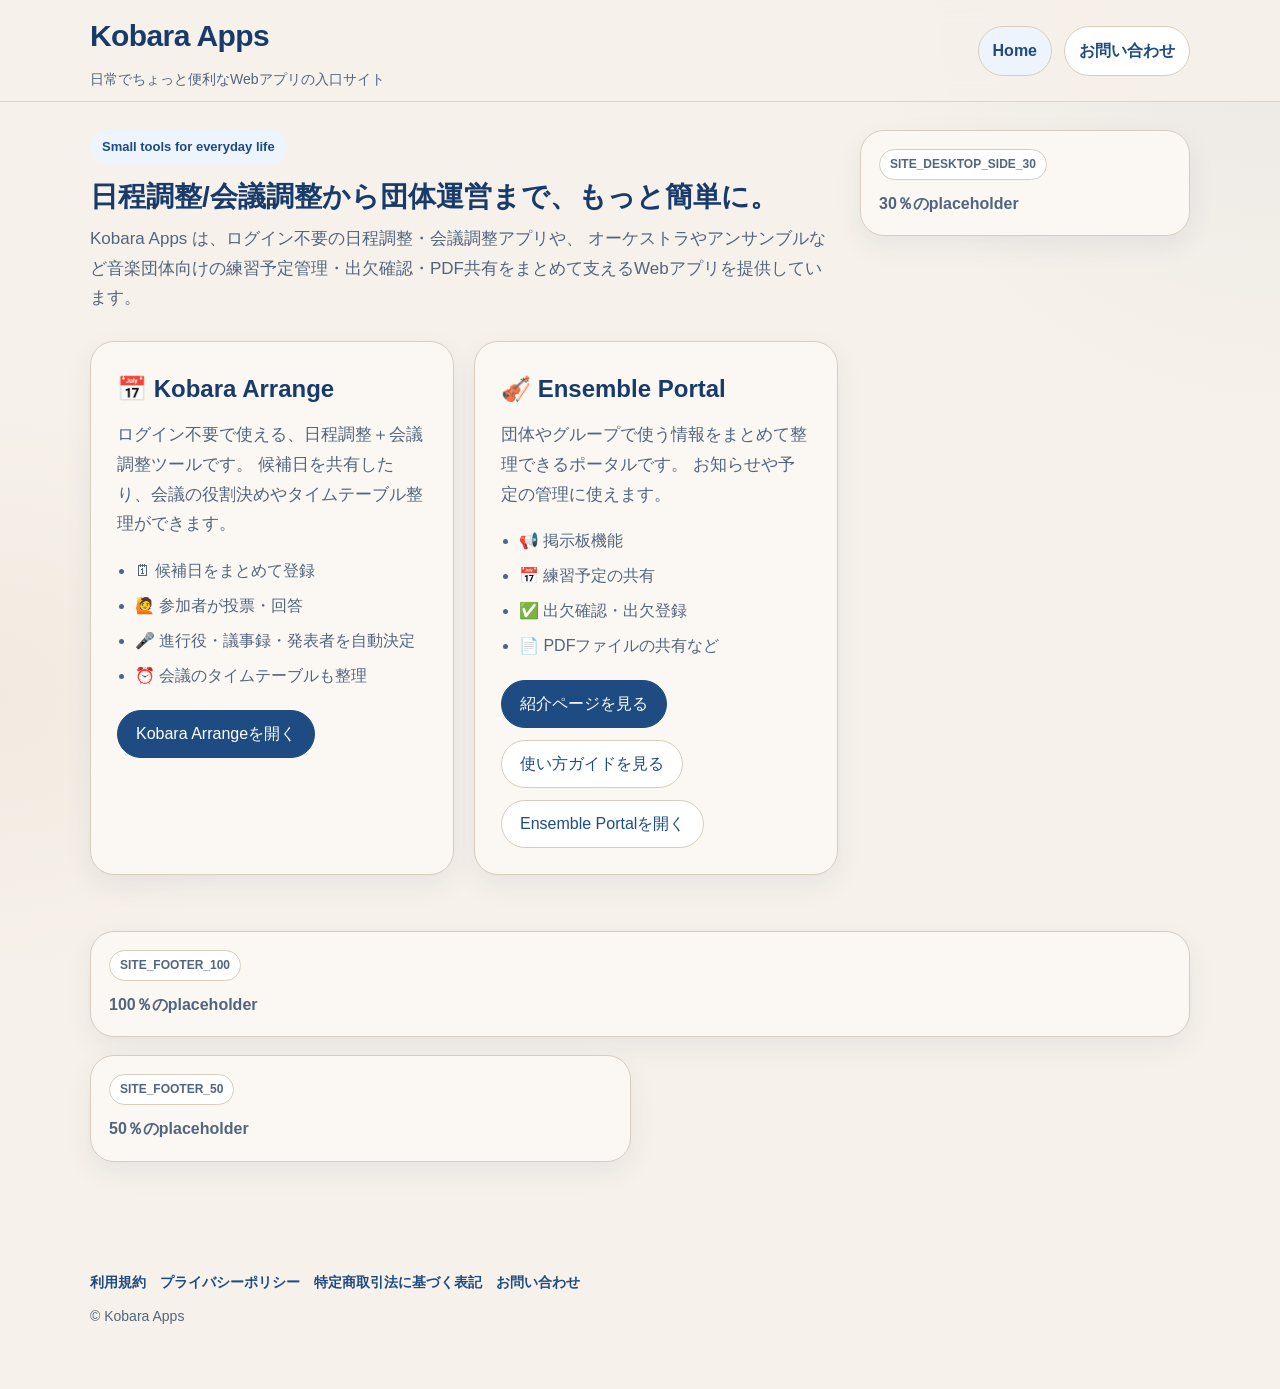
<file: index.html>
<!DOCTYPE html>
<html lang="ja">
<head>
  <meta charset="UTF-8">
  <meta name="viewport" content="width=device-width, initial-scale=1.0">

  <title>Kobara Apps｜日程調整・会議調整・出欠確認｜オーケストラ・アンサンブル運営サポート</title>

  <meta name="description" content="ログイン不要ですぐ使える日程調整・出欠確認・会議調整ツール。候補日を共有し、参加者が投票、最適な日程を確定。会議の役割決めやタイムテーブル整理、楽団運営やPDF共有にも対応。">

  <link rel="canonical" href="https://apps.kobaracreative.com/">

  <meta property="og:title" content="Kobara Apps｜ログイン不要の日程調整・出欠確認・会議調整ツール">
  <meta property="og:description" content="ログイン不要ですぐ使える日程調整・出欠確認・会議調整ツール">
  <meta property="og:type" content="website">
  <meta property="og:url" content="https://apps.kobaracreative.com/">

  <link rel="stylesheet" href="assets/site.css">
</head>

<body data-page="index.html">
  <div class="site-shell">
    <div id="site-header"></div>

    <main class="site-main">
      <div class="container">

        <section class="section site-main-with-side">
          <div class="main-column">
            <section class="section">
              <span class="eyebrow">Small tools for everyday life</span>
              <h1 class="section-title">日程調整/会議調整から団体運営まで、もっと簡単に。</h1>
              <p class="section-lead">
                Kobara Apps は、ログイン不要の日程調整・会議調整アプリや、
                オーケストラやアンサンブルなど音楽団体向けの練習予定管理・出欠確認・PDF共有をまとめて支えるWebアプリを提供しています。
              </p>
            </section>

            <section class="section">
              <div class="apps-grid">
                <article class="app-card">
                  <h3>📅 Kobara Arrange</h3>
                  <p>
                    ログイン不要で使える、日程調整＋会議調整ツールです。
                    候補日を共有したり、会議の役割決めやタイムテーブル整理ができます。
                  </p>
                  <ul class="app-points">
                    <li>🗓 候補日をまとめて登録</li>
                    <li>🙋 参加者が投票・回答</li>
                    <li>🎤 進行役・議事録・発表者を自動決定</li>
                    <li>⏰ 会議のタイムテーブルも整理</li>
                  </ul>
                  <div class="card-actions">
                   <a class="btn btn-primary" href="https://schedule-engine-kobarabara-412f5655eb4f.herokuapp.com/">Kobara Arrangeを開く</a>
                  </div>
                </article>

                <article class="app-card">
                  <h3>🎻 Ensemble Portal</h3>
                  <p>
                    団体やグループで使う情報をまとめて整理できるポータルです。
                    お知らせや予定の管理に使えます。
                  </p>
                  <ul class="app-points">
                    <li>📢 掲示板機能</li>
                    <li>📅 練習予定の共有</li>
                    <li>✅ 出欠確認・出欠登録</li>
                    <li>📄 PDFファイルの共有など</li>
                  </ul>
                <div class="card-actions">
                  <a class="btn btn-primary" href="portal.html">
                    紹介ページを見る
                  </a>

                  <a class="btn btn-secondary" href="guide-portal.html">
                    使い方ガイドを見る
                  </a>

                  <a class="btn btn-secondary" href="https://music.kobaracreative.com/">
                    Ensemble Portalを開く
                  </a>
                </div>
                </article>
              </div>
            </section>
          </div>

          <aside class="site-side-column">
            <div class="site-side-ad-wrap" id="site-side-ads">
              <div class="site-side-placeholder">
                <span class="ad-slot-label">SITE_DESKTOP_SIDE_30</span>
                <div class="site-side-placeholder__body">30％のplaceholder</div>
              </div>
            </div>
          </aside>
        </section>

        <section class="section">

          <div class="site-footer-ads">
            <div class="site-footer-ads__large" id="site-footer-100">
              <div class="site-footer-placeholder">
                <span class="ad-slot-label">SITE_FOOTER_100</span>
                <div class="site-footer-placeholder__body">100％のplaceholder</div>
              </div>
            </div>

            <div class="site-footer-ads__medium" id="site-footer-50">
              <div class="site-footer-placeholder">
                <span class="ad-slot-label">SITE_FOOTER_50</span>
                <div class="site-footer-placeholder__body">50％のplaceholder</div>
              </div>
            </div>
          </div>
        </section>

      </div>
    </main>

    <div id="site-footer"></div>
  </div>

  <script src="assets/layout.js"></script>
</body>
</html>
</file>
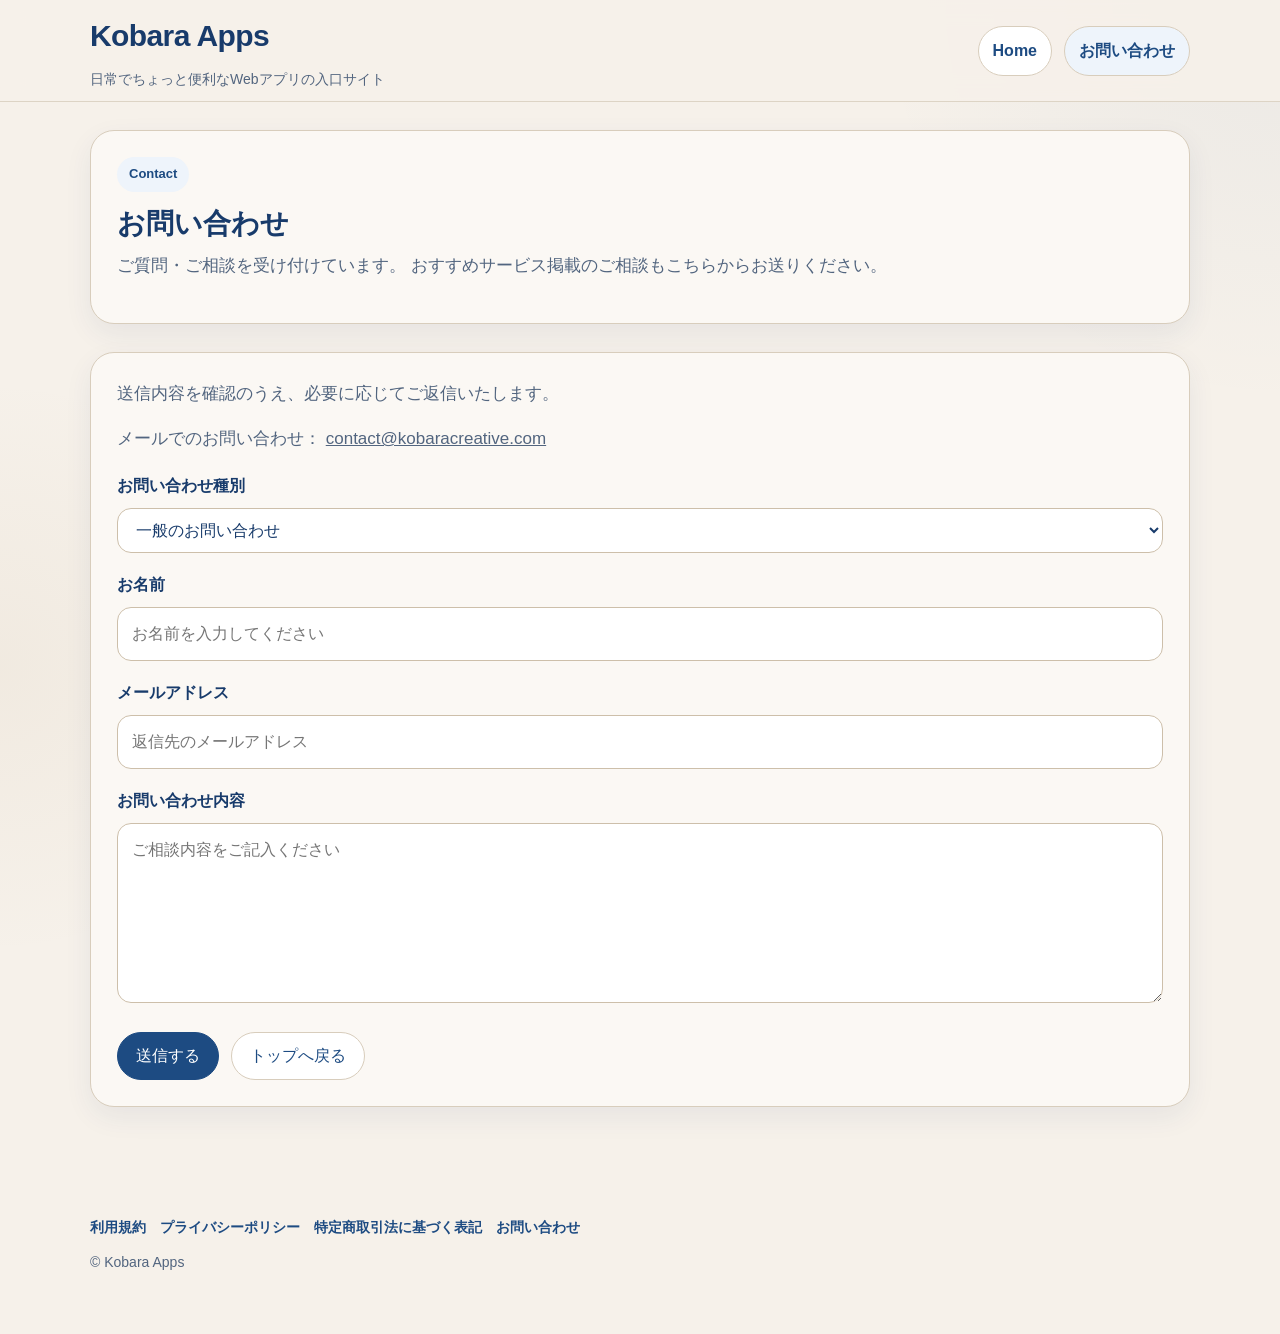
<file: contact.html>
<!DOCTYPE html>
<html lang="ja">
<head>
  <meta charset="UTF-8">
  <meta name="viewport" content="width=device-width, initial-scale=1.0">

  <title>お問い合わせ｜Kobara Apps</title>
  <meta name="description" content="Kobara Apps に関するご質問、ご相談、おすすめサービス掲載のご相談はこちらから。">
  <link rel="canonical" href="https://apps.kobaracreative.com/contact.html">

  <meta property="og:title" content="お問い合わせ｜Kobara Apps">
  <meta property="og:description" content="Kobara Apps に関するご質問・ご相談はこちらから">
  <meta property="og:type" content="website">
  <meta property="og:url" content="https://apps.kobaracreative.com/contact.html">

  <link rel="stylesheet" href="assets/site.css">
</head>

<body data-page="contact.html">
  <div class="site-shell">
    <div id="site-header"></div>

    <main class="site-main">
      <div class="container">

        <section class="section">
          <div class="hero-main">
            <span class="eyebrow">Contact</span>
            <h1 class="section-title">お問い合わせ</h1>
            <p class="section-lead">
              ご質問・ご相談を受け付けています。
              おすすめサービス掲載のご相談もこちらからお送りください。
            </p>
          </div>
        </section>

        <section class="section">
          <article class="info-card">
            <p class="section-lead">
              送信内容を確認のうえ、必要に応じてご返信いたします。
            </p>

            <p class="section-lead">
              メールでのお問い合わせ：
              <a href="mailto:contact@kobaracreative.com">contact@kobaracreative.com</a>
            </p>

            <div id="form-status" class="form-status"></div>

            <form id="contact-form" class="contact-form">
              <div class="form-group">
                <label for="inquiry-type">お問い合わせ種別</label>
                <select id="inquiry-type" name="inquiry_type" required>
                  <option value="general">一般のお問い合わせ</option>
                  <option value="listing">掲載のご相談</option>
                </select>
              </div>

              <div class="form-group">
                <label for="name">お名前</label>
                <input type="text" id="name" name="name" placeholder="お名前を入力してください" required>
              </div>

              <div class="form-group">
                <label for="email">メールアドレス</label>
                <input type="email" id="email" name="email" placeholder="返信先のメールアドレス" required>
              </div>

              <div class="form-group">
                <label for="message">お問い合わせ内容</label>
                <textarea id="message" name="message" placeholder="ご相談内容をご記入ください" required></textarea>
              </div>

              <div class="card-actions">
                <button type="submit" class="btn btn-primary" id="submit-button">送信する</button>
                <a class="btn btn-secondary" href="index.html">トップへ戻る</a>
              </div>
            </form>
          </article>
        </section>

      </div>
    </main>

    <div id="site-footer"></div>
  </div>

  <script src="assets/layout.js"></script>
  <script>
    const form = document.getElementById("contact-form");
    const submitButton = document.getElementById("submit-button");
    const statusBox = document.getElementById("form-status");

    function showStatus(message, type) {
      statusBox.textContent = message;
      statusBox.className = "form-status " + type;
    }

    function clearStatus() {
      statusBox.textContent = "";
      statusBox.className = "form-status";
    }

    form.addEventListener("submit", async function (e) {
      e.preventDefault();
      clearStatus();
      submitButton.disabled = true;
      submitButton.textContent = "送信中...";

      const data = {
        inquiry_type: document.getElementById("inquiry-type").value,
        name: document.getElementById("name").value.trim(),
        email: document.getElementById("email").value.trim(),
        message: document.getElementById("message").value.trim()
      };

      try {
        const res = await fetch("https://mute-bird-798d.komiyabara.workers.dev/", {
          method: "POST",
          headers: {
            "Content-Type": "application/json"
          },
          body: JSON.stringify(data)
        });

        const result = await res.json();

        if (result.ok) {
          form.reset();
          showStatus("お問い合わせを受け付けました。内容を確認のうえ、必要に応じてご返信いたします。", "is-success");
        } else {
          showStatus(result.error || "送信に失敗しました。時間をおいて再度お試しください。", "is-error");
        }
      } catch (err) {
        showStatus("通信エラーが発生しました。時間をおいて再度お試しください。", "is-error");
      } finally {
        submitButton.disabled = false;
        submitButton.textContent = "送信する";
      }
    });
  </script>
</body>
</html>
</file>
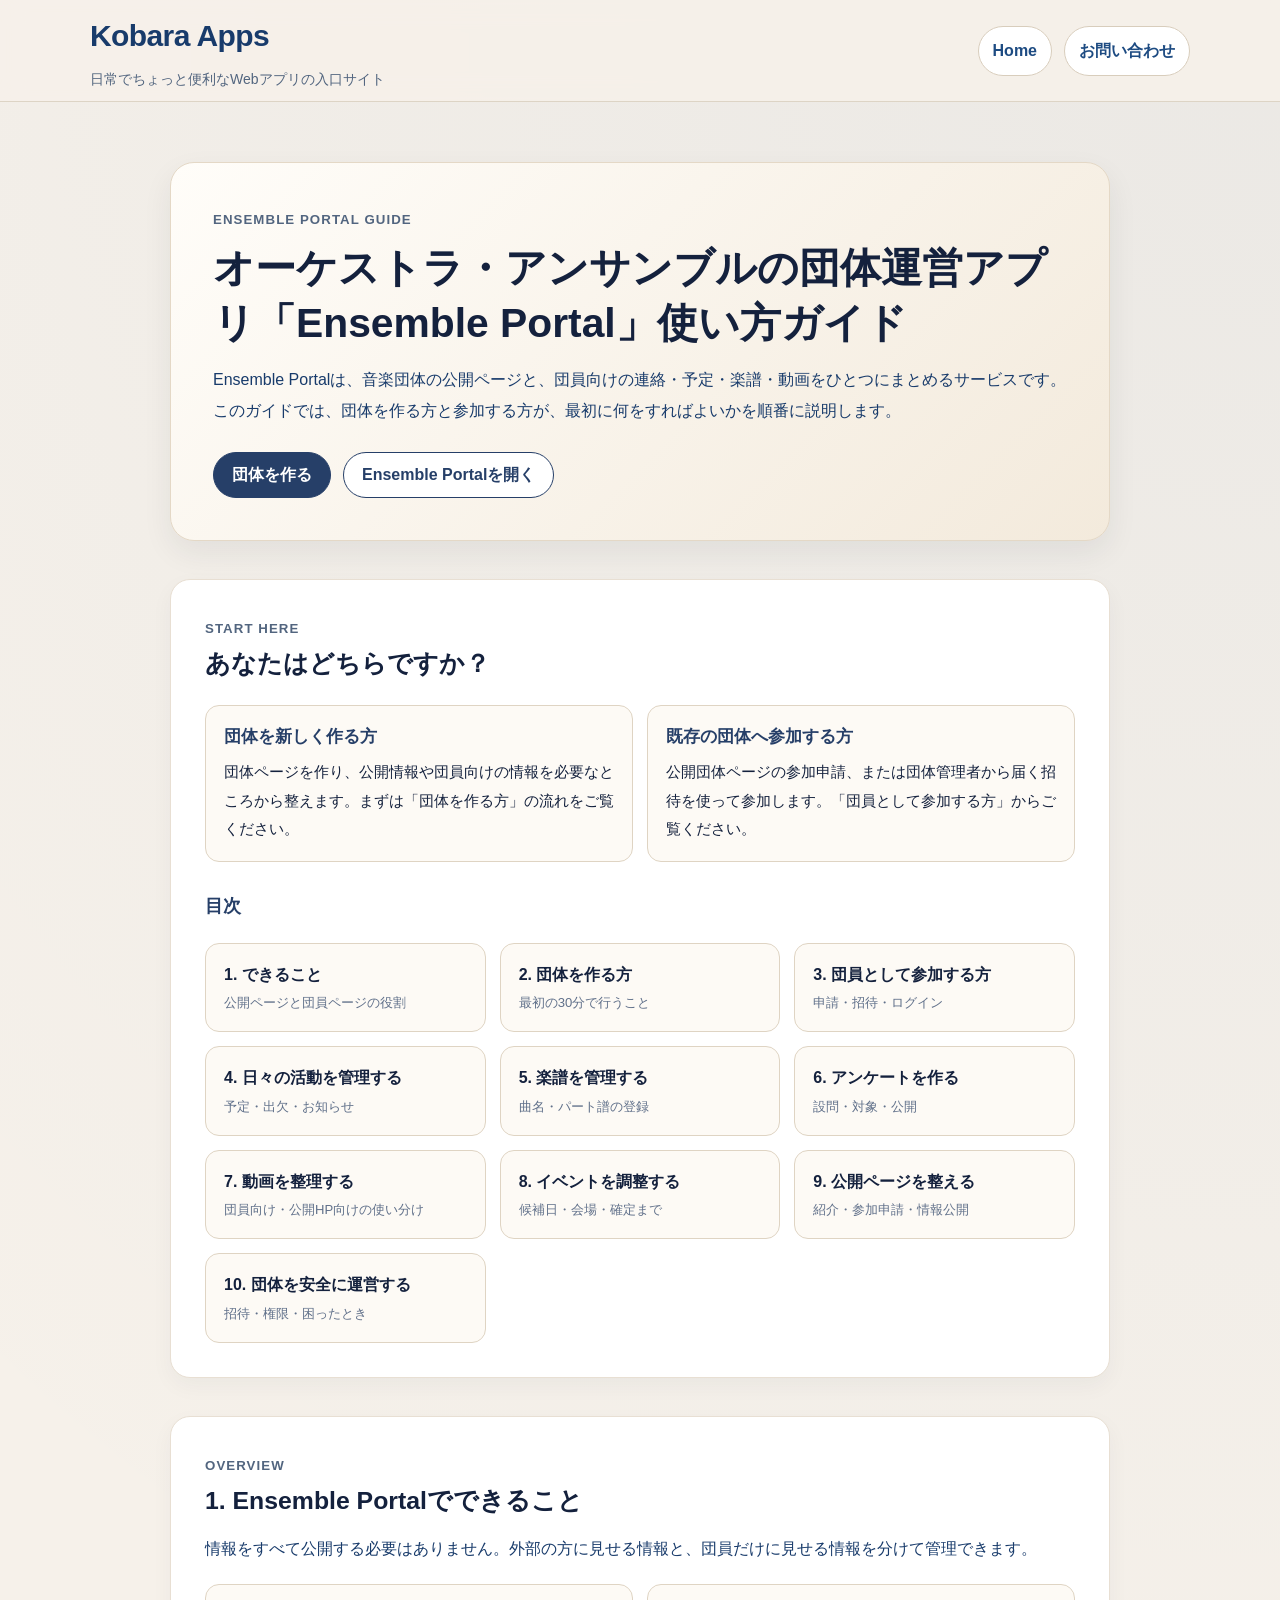
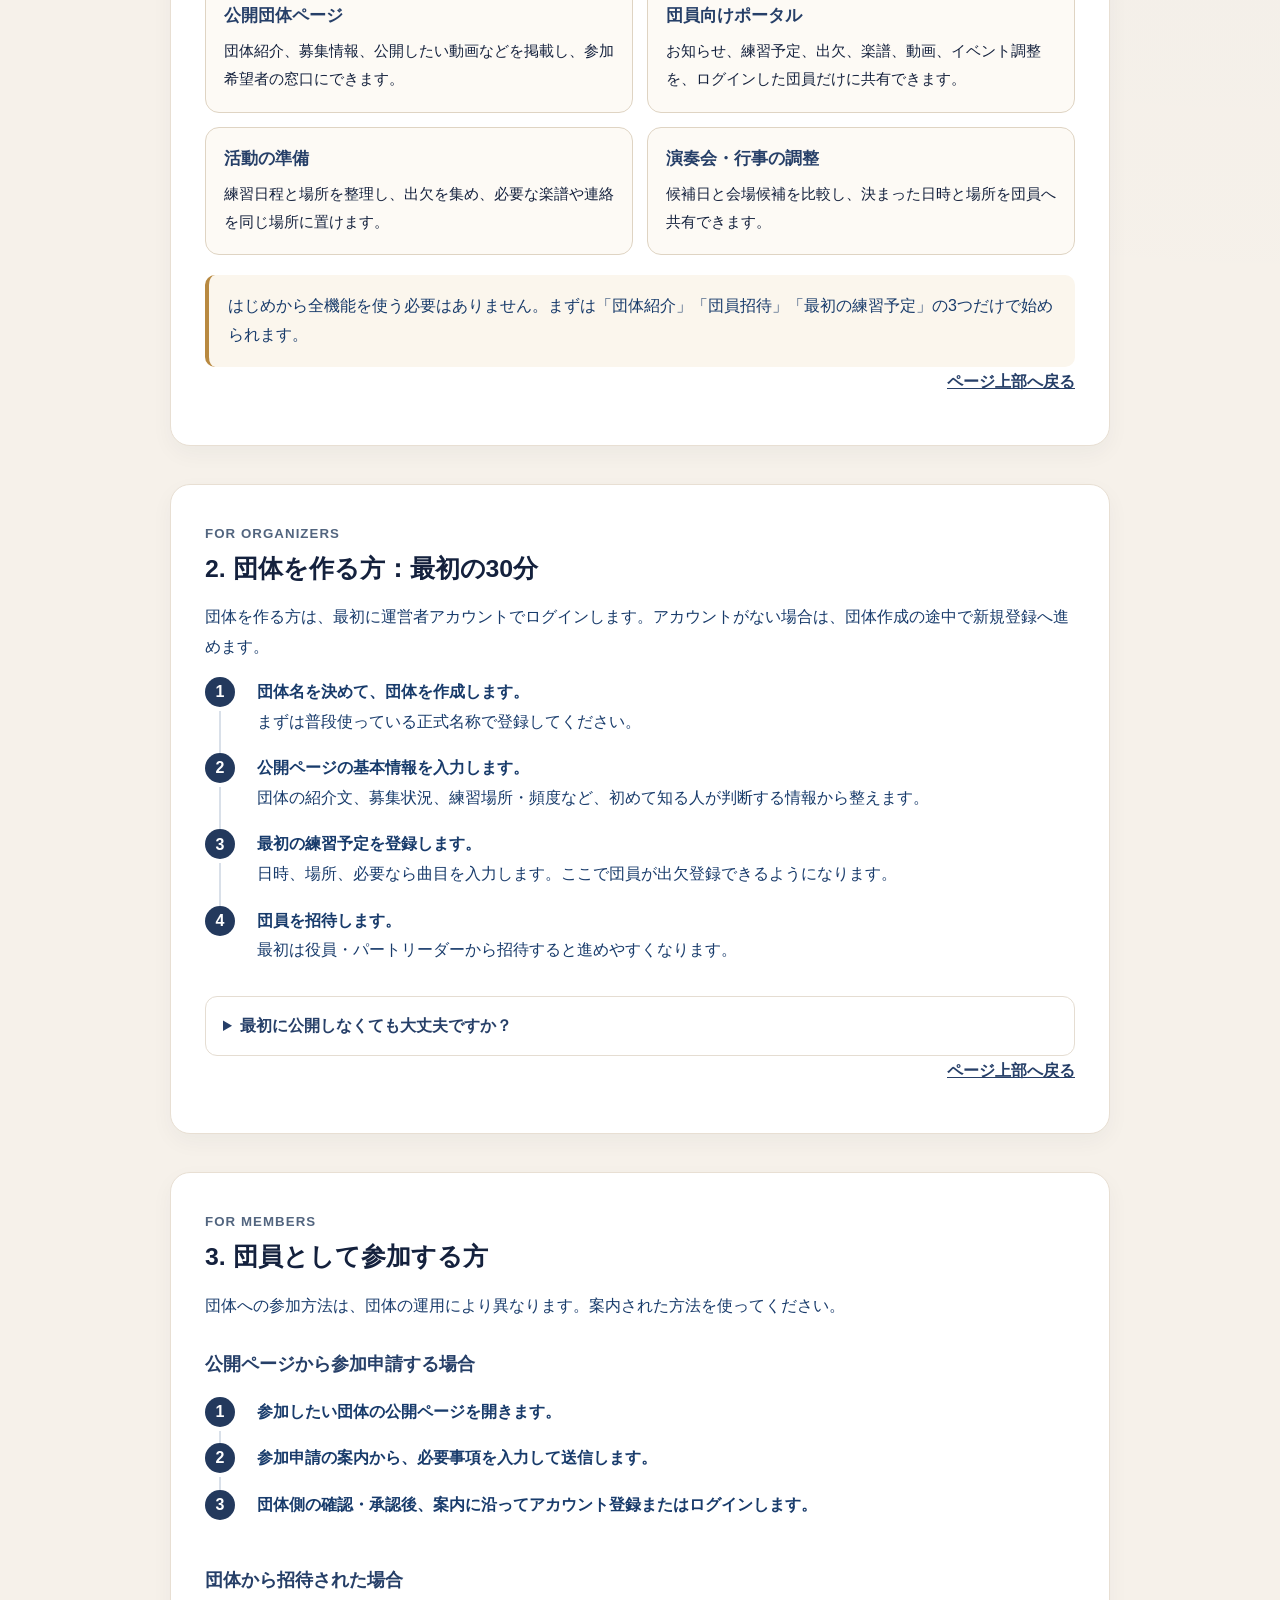
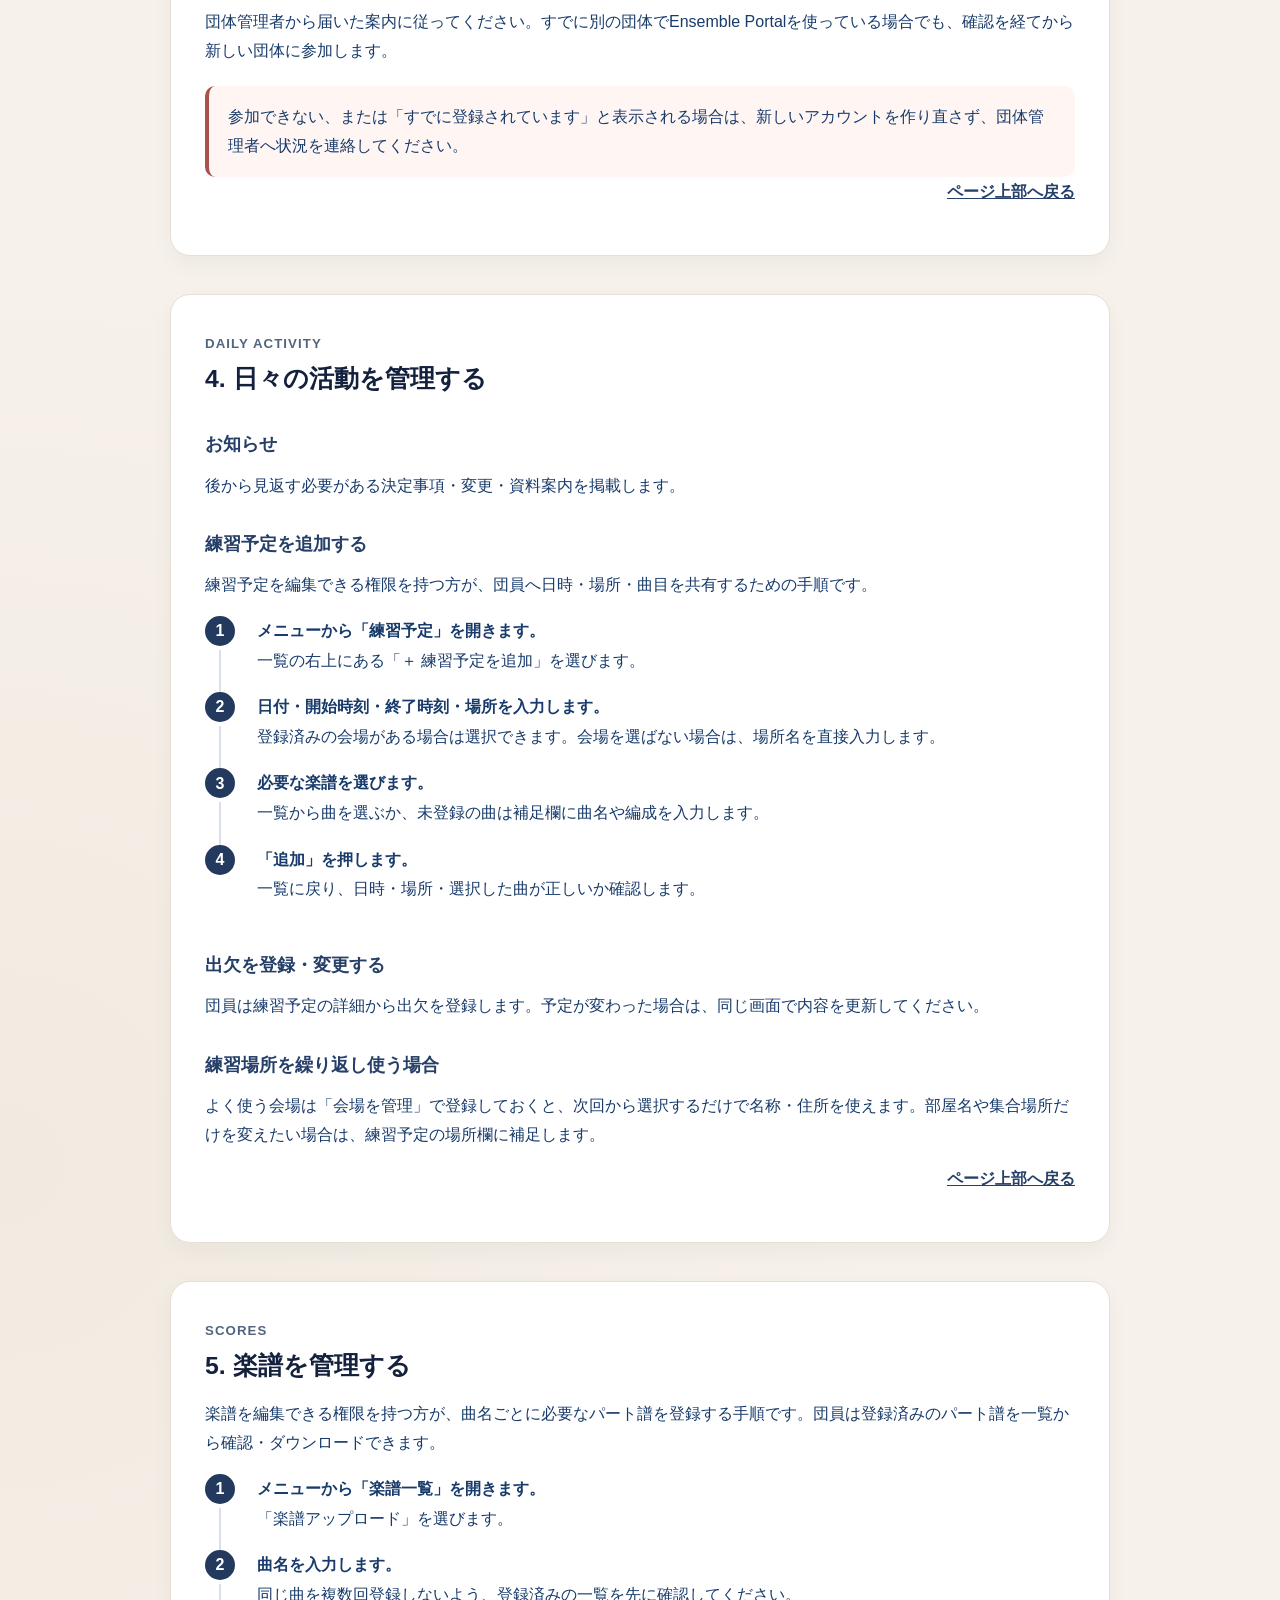
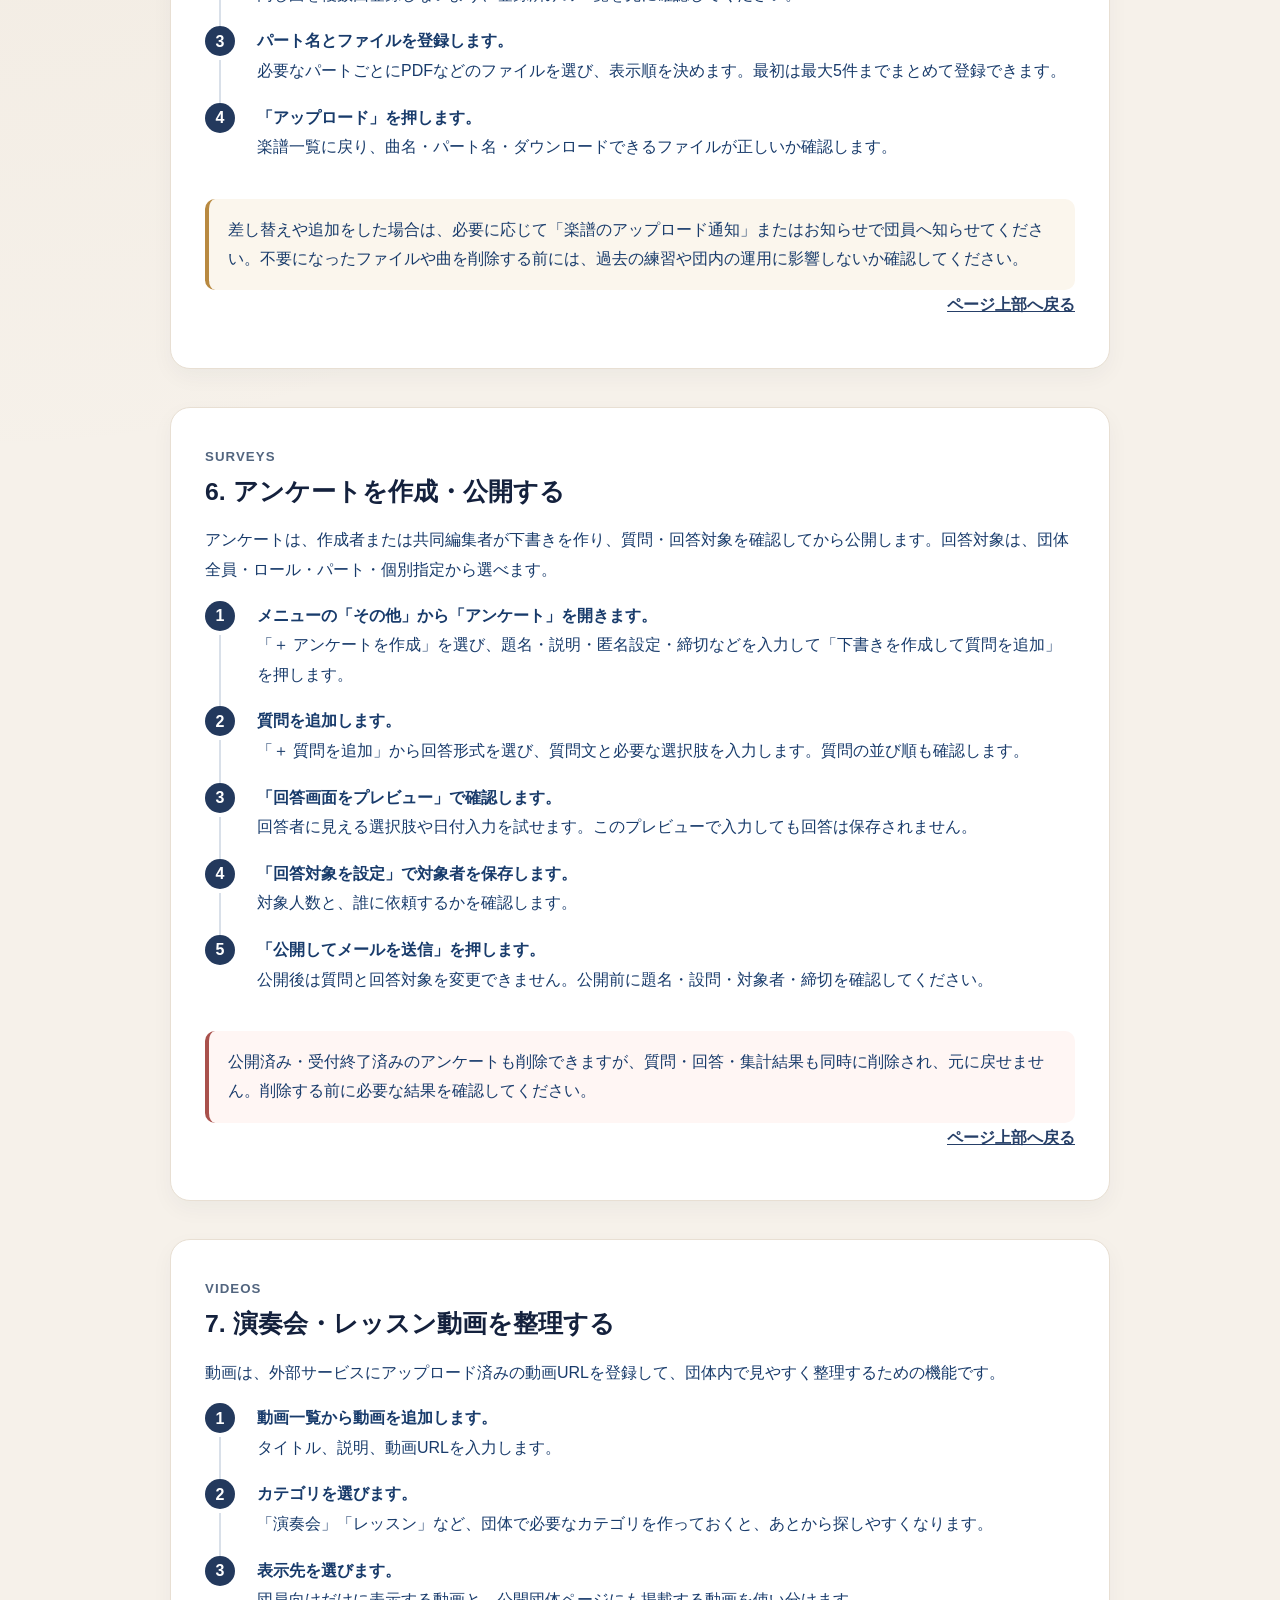
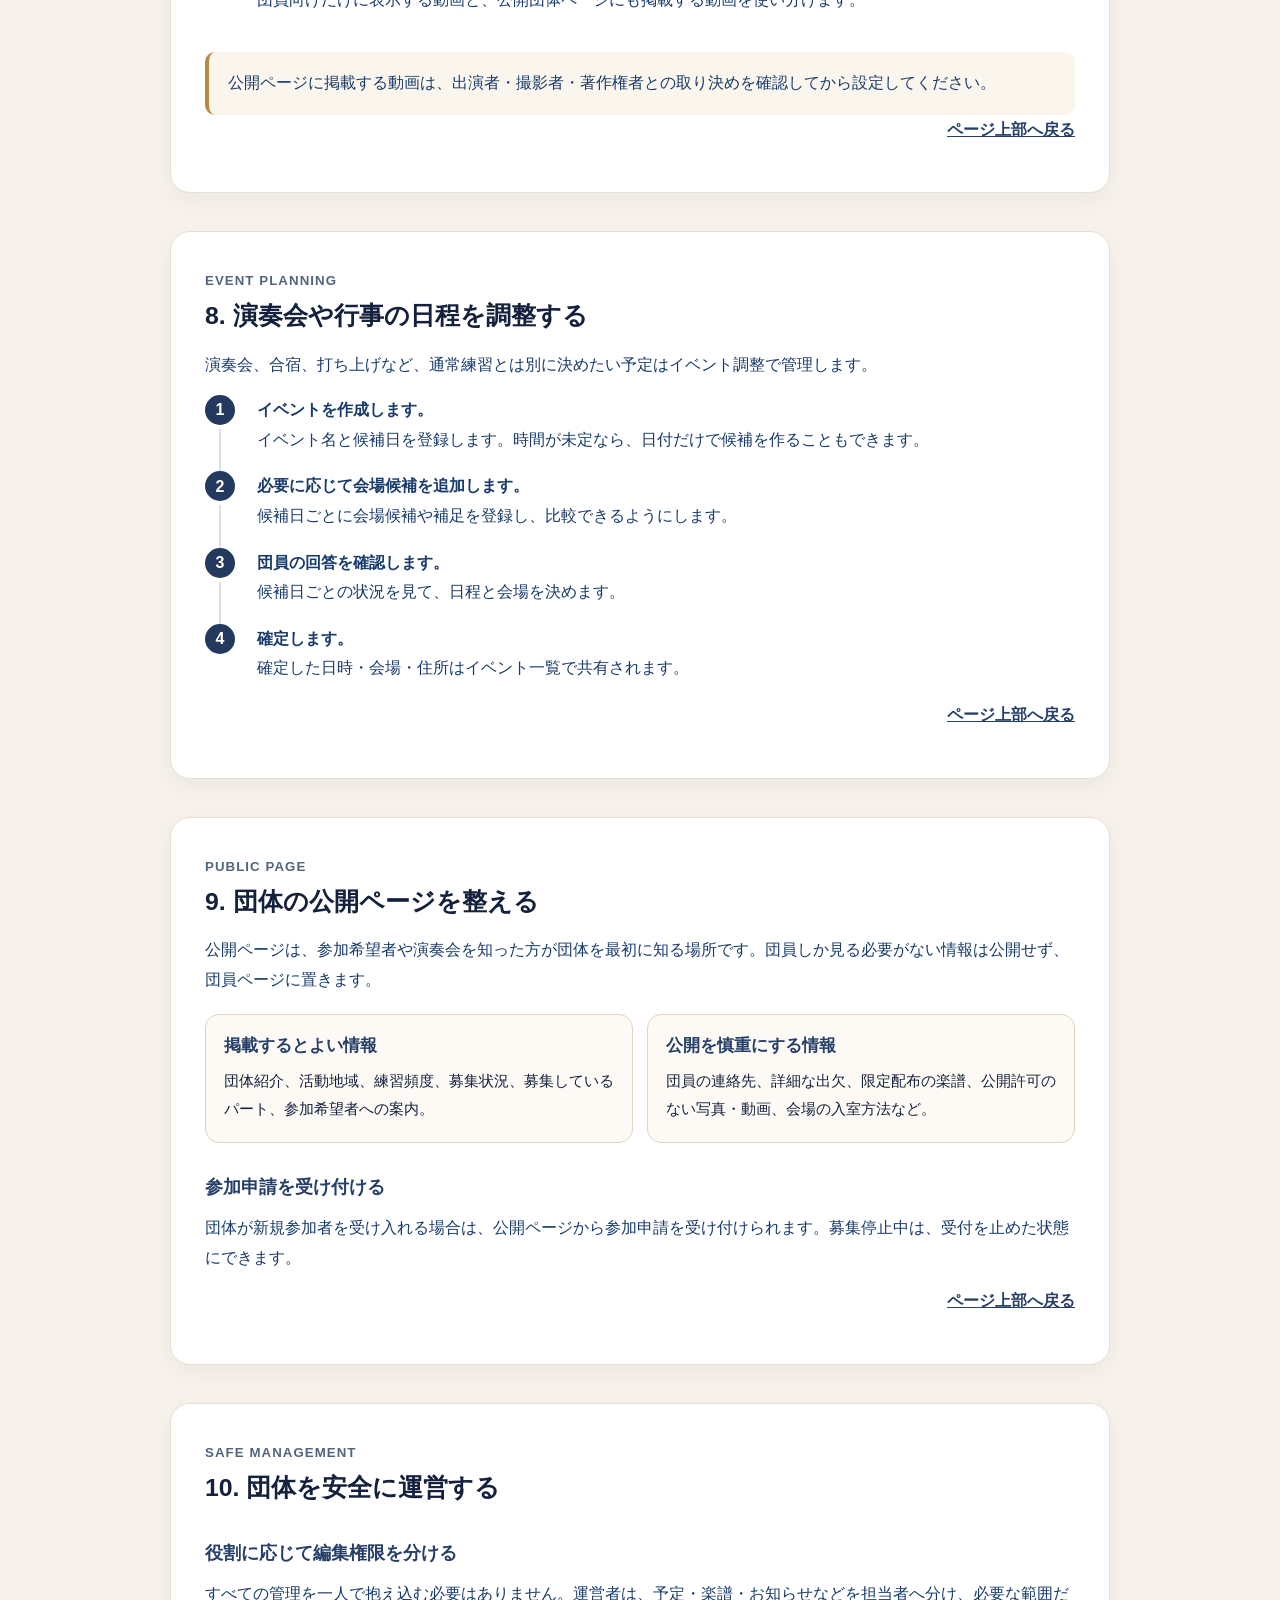
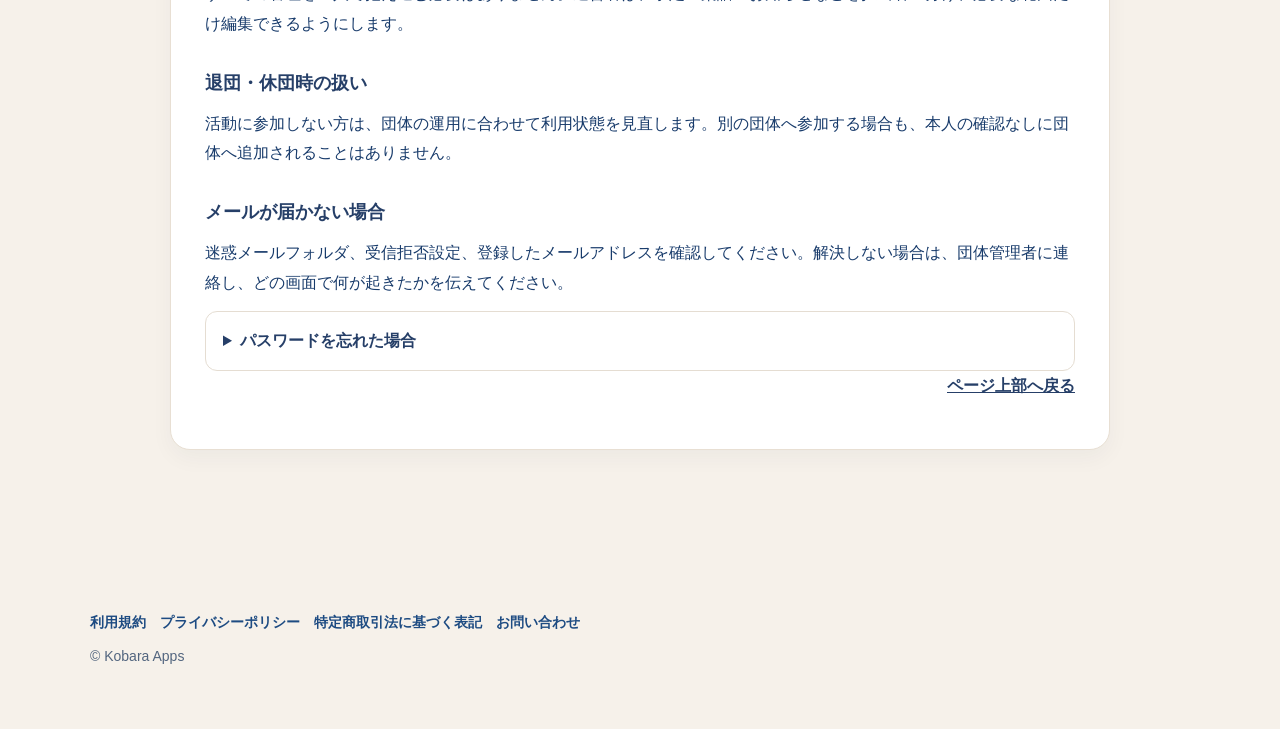
<file: guide-portal.html>
<!DOCTYPE html>
<html lang="ja">
<head>
  <meta charset="UTF-8">
  <meta name="viewport" content="width=device-width, initial-scale=1.0">
  <title>Ensemble Portal 使い方ガイド｜団体作成から日々の運営まで</title>
  <meta name="description" content="Ensemble Portalを初めて使う音楽団体向けの使い方ガイドです。団体作成、団員招待、練習予定・出欠、楽譜、アンケート、動画、イベント調整、公開ページの使い方を順番に紹介します。">
  <link rel="canonical" href="https://apps.kobaracreative.com/guide-portal.html">
  <link rel="stylesheet" href="assets/site.css">
  <style>
    html { scroll-behavior: smooth; }
    .guide-wrap { max-width: 980px; margin: 0 auto; padding: 32px 20px 80px; }
    .guide-hero { padding: 42px; border: 1px solid #e4d8c6; border-radius: 24px; background: linear-gradient(135deg, #fffdf9, #f3eadc); box-shadow: 0 12px 30px rgba(30,40,60,.07); }
    .guide-hero h1 { margin: 8px 0 14px; color: #14213d; font-size: clamp(1.8rem,4vw,2.55rem); line-height: 1.35; }
    .guide-hero p { margin: 0; line-height: 1.9; }
    .guide-actions { display: flex; flex-wrap: wrap; gap: 12px; margin-top: 26px; }
    .guide-actions .btn { display: inline-flex; min-height: 46px; padding: 0 18px; align-items: center; justify-content: center; border: 1px solid #263f68; border-radius: 999px; color: #263f68; background: #fff; font-weight: 700; text-decoration: none; }
    .guide-actions .btn-primary { color: #fff; background: #263f68; }
    .guide-actions .btn-primary:hover { background: #14213d; border-color: #14213d; }
    .guide-actions .btn-secondary:hover { background: #f6eddf; }
    .guide-section { scroll-margin-top: 24px; margin-top: 38px; padding: 34px; border: 1px solid #e8dfd3; border-radius: 20px; background: #fff; box-shadow: 0 8px 22px rgba(30,40,60,.045); }
    .guide-section h2 { margin: 0 0 12px; color: #14213d; font-size: 1.55rem; }
    .guide-section h3 { margin: 28px 0 10px; color: #263f68; font-size: 1.15rem; }
    .guide-section p, .guide-section li { line-height: 1.85; }
    .guide-section p { margin: 0 0 14px; }
    .guide-label { display: inline-block; color: #52657f; font-size: .83rem; font-weight: 800; letter-spacing: .08em; }
    .guide-toc, .guide-grid { display: grid; grid-template-columns: repeat(3,minmax(0,1fr)); gap: 14px; margin-top: 20px; }
    .guide-grid { grid-template-columns: repeat(2,minmax(0,1fr)); }
    .guide-toc a, .guide-card { display: block; padding: 18px; border: 1px solid #dfd4c3; border-radius: 14px; color: #14213d; background: #fdfaf5; line-height: 1.6; }
    .guide-toc a { font-weight: 700; text-decoration: none; }
    .guide-toc a:hover { background: #f6eddf; }
    .guide-toc small { display: block; margin-top: 5px; color: #60708a; font-size: .82rem; font-weight: 400; }
    .guide-card h3 { margin: 0 0 7px; font-size: 1.05rem; }
    .guide-card p { margin: 0; font-size: .96rem; }
    .guide-note { margin-top: 20px; padding: 17px 19px; border-left: 4px solid #b88940; border-radius: 10px; background: #fbf6ed; line-height: 1.8; }
    .guide-warning { border-left-color: #a9514c; background: #fff6f4; }
    .step-list { counter-reset: step; margin: 16px 0 0; padding: 0; list-style: none; }
    .step-list li { position: relative; min-height: 38px; padding: 0 0 17px 52px; }
    .step-list li::before { counter-increment: step; content: counter(step); position: absolute; left: 0; top: 0; display: grid; width: 30px; height: 30px; place-items: center; border-radius: 50%; color: #fff; background: #23395d; font-weight: 800; }
    .step-list li:not(:last-child)::after { content: ""; position: absolute; top: 34px; bottom: 0; left: 14px; width: 2px; background: #d9e0e9; }
    details { margin-top: 14px; border: 1px solid #e5ddd2; border-radius: 12px; background: #fff; }
    summary { padding: 15px 17px; cursor: pointer; color: #263f68; font-weight: 700; }
    details > div { padding: 0 17px 17px; line-height: 1.8; }
    .guide-back { margin-top: 25px; text-align: right; }
    .guide-back a { color: #263f68; font-weight: 700; }
    @media (max-width:760px) { .guide-wrap{padding:20px 14px 56px}.guide-hero,.guide-section{padding:24px 19px;border-radius:17px}.guide-toc,.guide-grid{grid-template-columns:1fr}.guide-toc{gap:0;margin-top:10px}.guide-toc a{padding:10px 2px;border:0;border-bottom:1px solid #dfd4c3;border-radius:0;background:transparent;line-height:1.5}.guide-toc small{display:inline;margin:0 0 0 8px;font-size:.78rem}.guide-actions .btn{width:100%;text-align:center} }
  </style>
</head>
<body data-page="guide-portal.html">
  <div class="site-shell">
    <div id="site-header"></div>
    <main class="site-main"><div class="guide-wrap">
      <section class="guide-hero" id="top">
        <span class="guide-label">ENSEMBLE PORTAL GUIDE</span>
        <h1>オーケストラ・アンサンブルの団体運営アプリ「Ensemble Portal」使い方ガイド</h1>
        <p>Ensemble Portalは、音楽団体の公開ページと、団員向けの連絡・予定・楽譜・動画をひとつにまとめるサービスです。このガイドでは、団体を作る方と参加する方が、最初に何をすればよいかを順番に説明します。</p>
        <div class="guide-actions">
          <a class="btn btn-primary" href="https://music.kobaracreative.com/members/organizations/create/">団体を作る</a>
          <a class="btn btn-secondary" href="https://music.kobaracreative.com/">Ensemble Portalを開く</a>
        </div>
      </section>

      <section class="guide-section">
        <span class="guide-label">START HERE</span>
        <h2>あなたはどちらですか？</h2>
        <div class="guide-grid">
          <article class="guide-card"><h3>団体を新しく作る方</h3><p>団体ページを作り、公開情報や団員向けの情報を必要なところから整えます。まずは「団体を作る方」の流れをご覧ください。</p></article>
          <article class="guide-card"><h3>既存の団体へ参加する方</h3><p>公開団体ページの参加申請、または団体管理者から届く招待を使って参加します。「団員として参加する方」からご覧ください。</p></article>
        </div>
        <h3>目次</h3>
        <nav class="guide-toc" aria-label="使い方ガイドの目次">
          <a href="#overview">1. できること<small>公開ページと団員ページの役割</small></a>
          <a href="#create-org">2. 団体を作る方<small>最初の30分で行うこと</small></a>
          <a href="#join">3. 団員として参加する方<small>申請・招待・ログイン</small></a>
          <a href="#daily">4. 日々の活動を管理する<small>予定・出欠・お知らせ</small></a>
          <a href="#scores">5. 楽譜を管理する<small>曲名・パート譜の登録</small></a>
          <a href="#surveys">6. アンケートを作る<small>設問・対象・公開</small></a>
          <a href="#video">7. 動画を整理する<small>団員向け・公開HP向けの使い分け</small></a>
          <a href="#events">8. イベントを調整する<small>候補日・会場・確定まで</small></a>
          <a href="#public">9. 公開ページを整える<small>紹介・参加申請・情報公開</small></a>
          <a href="#management">10. 団体を安全に運営する<small>招待・権限・困ったとき</small></a>
        </nav>
      </section>

      <section class="guide-section" id="overview">
        <span class="guide-label">OVERVIEW</span><h2>1. Ensemble Portalでできること</h2>
        <p>情報をすべて公開する必要はありません。外部の方に見せる情報と、団員だけに見せる情報を分けて管理できます。</p>
        <div class="guide-grid">
          <article class="guide-card"><h3>公開団体ページ</h3><p>団体紹介、募集情報、公開したい動画などを掲載し、参加希望者の窓口にできます。</p></article>
          <article class="guide-card"><h3>団員向けポータル</h3><p>お知らせ、練習予定、出欠、楽譜、動画、イベント調整を、ログインした団員だけに共有できます。</p></article>
          <article class="guide-card"><h3>活動の準備</h3><p>練習日程と場所を整理し、出欠を集め、必要な楽譜や連絡を同じ場所に置けます。</p></article>
          <article class="guide-card"><h3>演奏会・行事の調整</h3><p>候補日と会場候補を比較し、決まった日時と場所を団員へ共有できます。</p></article>
        </div>
        <div class="guide-note">はじめから全機能を使う必要はありません。まずは「団体紹介」「団員招待」「最初の練習予定」の3つだけで始められます。</div>
        <p class="guide-back"><a href="#top">ページ上部へ戻る</a></p>
      </section>

      <section class="guide-section" id="create-org">
        <span class="guide-label">FOR ORGANIZERS</span><h2>2. 団体を作る方：最初の30分</h2>
        <p>団体を作る方は、最初に運営者アカウントでログインします。アカウントがない場合は、団体作成の途中で新規登録へ進めます。</p>
        <ol class="step-list">
          <li><strong>団体名を決めて、団体を作成します。</strong><br>まずは普段使っている正式名称で登録してください。</li>
          <li><strong>公開ページの基本情報を入力します。</strong><br>団体の紹介文、募集状況、練習場所・頻度など、初めて知る人が判断する情報から整えます。</li>
          <li><strong>最初の練習予定を登録します。</strong><br>日時、場所、必要なら曲目を入力します。ここで団員が出欠登録できるようになります。</li>
          <li><strong>団員を招待します。</strong><br>最初は役員・パートリーダーから招待すると進めやすくなります。</li>
        </ol>
        <details><summary>最初に公開しなくても大丈夫ですか？</summary><div>大丈夫です。公開ページの掲載・参加申請の受付は、団体の準備が整ってから始められます。団員向けの運営を先に始めることもできます。</div></details>
        <p class="guide-back"><a href="#top">ページ上部へ戻る</a></p>
      </section>

      <section class="guide-section" id="join">
        <span class="guide-label">FOR MEMBERS</span><h2>3. 団員として参加する方</h2>
        <p>団体への参加方法は、団体の運用により異なります。案内された方法を使ってください。</p>
        <h3>公開ページから参加申請する場合</h3>
        <ol class="step-list"><li><strong>参加したい団体の公開ページを開きます。</strong></li><li><strong>参加申請の案内から、必要事項を入力して送信します。</strong></li><li><strong>団体側の確認・承認後、案内に沿ってアカウント登録またはログインします。</strong></li></ol>
        <h3>団体から招待された場合</h3>
        <p>団体管理者から届いた案内に従ってください。すでに別の団体でEnsemble Portalを使っている場合でも、確認を経てから新しい団体に参加します。</p>
        <div class="guide-note guide-warning">参加できない、または「すでに登録されています」と表示される場合は、新しいアカウントを作り直さず、団体管理者へ状況を連絡してください。</div>
        <p class="guide-back"><a href="#top">ページ上部へ戻る</a></p>
      </section>

      <section class="guide-section" id="daily">
        <span class="guide-label">DAILY ACTIVITY</span><h2>4. 日々の活動を管理する</h2>
        <h3>お知らせ</h3><p>後から見返す必要がある決定事項・変更・資料案内を掲載します。</p>
        <h3>練習予定を追加する</h3><p>練習予定を編集できる権限を持つ方が、団員へ日時・場所・曲目を共有するための手順です。</p>
        <ol class="step-list"><li><strong>メニューから「練習予定」を開きます。</strong><br>一覧の右上にある「＋ 練習予定を追加」を選びます。</li><li><strong>日付・開始時刻・終了時刻・場所を入力します。</strong><br>登録済みの会場がある場合は選択できます。会場を選ばない場合は、場所名を直接入力します。</li><li><strong>必要な楽譜を選びます。</strong><br>一覧から曲を選ぶか、未登録の曲は補足欄に曲名や編成を入力します。</li><li><strong>「追加」を押します。</strong><br>一覧に戻り、日時・場所・選択した曲が正しいか確認します。</li></ol>
        <h3>出欠を登録・変更する</h3><p>団員は練習予定の詳細から出欠を登録します。予定が変わった場合は、同じ画面で内容を更新してください。</p>
        <h3>練習場所を繰り返し使う場合</h3><p>よく使う会場は「会場を管理」で登録しておくと、次回から選択するだけで名称・住所を使えます。部屋名や集合場所だけを変えたい場合は、練習予定の場所欄に補足します。</p>
        <p class="guide-back"><a href="#top">ページ上部へ戻る</a></p>
      </section>

      <section class="guide-section" id="scores">
        <span class="guide-label">SCORES</span><h2>5. 楽譜を管理する</h2>
        <p>楽譜を編集できる権限を持つ方が、曲名ごとに必要なパート譜を登録する手順です。団員は登録済みのパート譜を一覧から確認・ダウンロードできます。</p>
        <ol class="step-list"><li><strong>メニューから「楽譜一覧」を開きます。</strong><br>「楽譜アップロード」を選びます。</li><li><strong>曲名を入力します。</strong><br>同じ曲を複数回登録しないよう、登録済みの一覧を先に確認してください。</li><li><strong>パート名とファイルを登録します。</strong><br>必要なパートごとにPDFなどのファイルを選び、表示順を決めます。最初は最大5件までまとめて登録できます。</li><li><strong>「アップロード」を押します。</strong><br>楽譜一覧に戻り、曲名・パート名・ダウンロードできるファイルが正しいか確認します。</li></ol>
        <div class="guide-note">差し替えや追加をした場合は、必要に応じて「楽譜のアップロード通知」またはお知らせで団員へ知らせてください。不要になったファイルや曲を削除する前には、過去の練習や団内の運用に影響しないか確認してください。</div>
        <p class="guide-back"><a href="#top">ページ上部へ戻る</a></p>
      </section>

      <section class="guide-section" id="surveys">
        <span class="guide-label">SURVEYS</span><h2>6. アンケートを作成・公開する</h2>
        <p>アンケートは、作成者または共同編集者が下書きを作り、質問・回答対象を確認してから公開します。回答対象は、団体全員・ロール・パート・個別指定から選べます。</p>
        <ol class="step-list"><li><strong>メニューの「その他」から「アンケート」を開きます。</strong><br>「＋ アンケートを作成」を選び、題名・説明・匿名設定・締切などを入力して「下書きを作成して質問を追加」を押します。</li><li><strong>質問を追加します。</strong><br>「＋ 質問を追加」から回答形式を選び、質問文と必要な選択肢を入力します。質問の並び順も確認します。</li><li><strong>「回答画面をプレビュー」で確認します。</strong><br>回答者に見える選択肢や日付入力を試せます。このプレビューで入力しても回答は保存されません。</li><li><strong>「回答対象を設定」で対象者を保存します。</strong><br>対象人数と、誰に依頼するかを確認します。</li><li><strong>「公開してメールを送信」を押します。</strong><br>公開後は質問と回答対象を変更できません。公開前に題名・設問・対象者・締切を確認してください。</li></ol>
        <div class="guide-note guide-warning">公開済み・受付終了済みのアンケートも削除できますが、質問・回答・集計結果も同時に削除され、元に戻せません。削除する前に必要な結果を確認してください。</div>
        <p class="guide-back"><a href="#top">ページ上部へ戻る</a></p>
      </section>

      <section class="guide-section" id="video">
        <span class="guide-label">VIDEOS</span><h2>7. 演奏会・レッスン動画を整理する</h2>
        <p>動画は、外部サービスにアップロード済みの動画URLを登録して、団体内で見やすく整理するための機能です。</p>
        <ol class="step-list"><li><strong>動画一覧から動画を追加します。</strong><br>タイトル、説明、動画URLを入力します。</li><li><strong>カテゴリを選びます。</strong><br>「演奏会」「レッスン」など、団体で必要なカテゴリを作っておくと、あとから探しやすくなります。</li><li><strong>表示先を選びます。</strong><br>団員向けだけに表示する動画と、公開団体ページにも掲載する動画を使い分けます。</li></ol>
        <div class="guide-note">公開ページに掲載する動画は、出演者・撮影者・著作権者との取り決めを確認してから設定してください。</div>
        <p class="guide-back"><a href="#top">ページ上部へ戻る</a></p>
      </section>

      <section class="guide-section" id="events">
        <span class="guide-label">EVENT PLANNING</span><h2>8. 演奏会や行事の日程を調整する</h2>
        <p>演奏会、合宿、打ち上げなど、通常練習とは別に決めたい予定はイベント調整で管理します。</p>
        <ol class="step-list"><li><strong>イベントを作成します。</strong><br>イベント名と候補日を登録します。時間が未定なら、日付だけで候補を作ることもできます。</li><li><strong>必要に応じて会場候補を追加します。</strong><br>候補日ごとに会場候補や補足を登録し、比較できるようにします。</li><li><strong>団員の回答を確認します。</strong><br>候補日ごとの状況を見て、日程と会場を決めます。</li><li><strong>確定します。</strong><br>確定した日時・会場・住所はイベント一覧で共有されます。</li></ol>
        <p class="guide-back"><a href="#top">ページ上部へ戻る</a></p>
      </section>

      <section class="guide-section" id="public">
        <span class="guide-label">PUBLIC PAGE</span><h2>9. 団体の公開ページを整える</h2>
        <p>公開ページは、参加希望者や演奏会を知った方が団体を最初に知る場所です。団員しか見る必要がない情報は公開せず、団員ページに置きます。</p>
        <div class="guide-grid"><article class="guide-card"><h3>掲載するとよい情報</h3><p>団体紹介、活動地域、練習頻度、募集状況、募集しているパート、参加希望者への案内。</p></article><article class="guide-card"><h3>公開を慎重にする情報</h3><p>団員の連絡先、詳細な出欠、限定配布の楽譜、公開許可のない写真・動画、会場の入室方法など。</p></article></div>
        <h3>参加申請を受け付ける</h3><p>団体が新規参加者を受け入れる場合は、公開ページから参加申請を受け付けられます。募集停止中は、受付を止めた状態にできます。</p>
        <p class="guide-back"><a href="#top">ページ上部へ戻る</a></p>
      </section>

      <section class="guide-section" id="management">
        <span class="guide-label">SAFE MANAGEMENT</span><h2>10. 団体を安全に運営する</h2>
        <h3>役割に応じて編集権限を分ける</h3><p>すべての管理を一人で抱え込む必要はありません。運営者は、予定・楽譜・お知らせなどを担当者へ分け、必要な範囲だけ編集できるようにします。</p>
        <h3>退団・休団時の扱い</h3><p>活動に参加しない方は、団体の運用に合わせて利用状態を見直します。別の団体へ参加する場合も、本人の確認なしに団体へ追加されることはありません。</p>
        <h3>メールが届かない場合</h3><p>迷惑メールフォルダ、受信拒否設定、登録したメールアドレスを確認してください。解決しない場合は、団体管理者に連絡し、どの画面で何が起きたかを伝えてください。</p>
        <details><summary>パスワードを忘れた場合</summary><div>ログイン画面のパスワード変更・再設定の案内を利用してください。ログインできない状態で新しいアカウントを作る前に、登録済みメールアドレスで再設定できるか確認します。</div></details>
        <p class="guide-back"><a href="#top">ページ上部へ戻る</a></p>
      </section>
    </div></main>
    <div id="site-footer"></div>
  </div>
  <script src="assets/layout.js"></script>
</body>
</html>
</file>
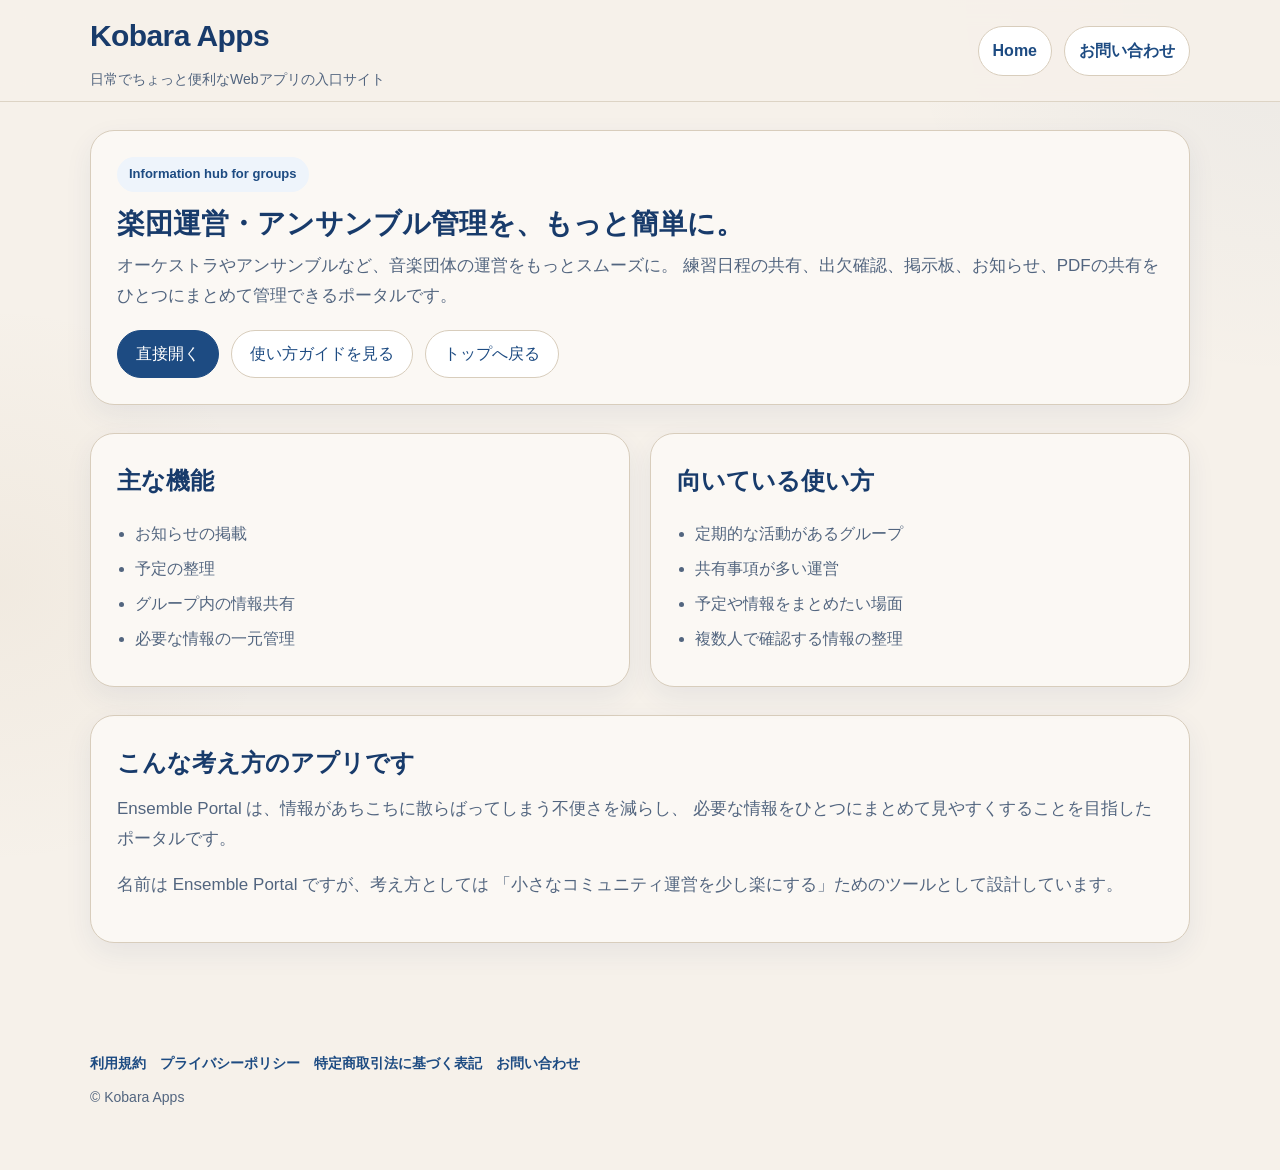
<file: portal.html>
<!DOCTYPE html>
<html lang="ja">
<head>
  <meta charset="UTF-8">
  <meta name="viewport" content="width=device-width, initial-scale=1.0">

  <title>Ensemble Portal｜楽団運営・アンサンブル管理・出欠確認・PDF共有</title>

  <meta name="description" content="オーケストラ・アンサンブル・音楽団体向けの運営ポータル。練習日程の共有、出欠確認、掲示板、お知らせ、PDFや楽譜の共有をひとつにまとめて管理できます。">

  <link rel="canonical" href="https://apps.kobaracreative.com/portal.html">

  <meta property="og:title" content="Ensemble Portal｜楽団運営・アンサンブル管理・出欠確認・PDF共有">
  <meta property="og:description" content="練習日程、出欠確認、掲示板、PDF共有をまとめて管理できる音楽団体向けポータル">
  <meta property="og:type" content="website">
  <meta property="og:url" content="https://apps.kobaracreative.com/portal.html">

  <link rel="stylesheet" href="assets/site.css">
</head>

<body data-page="portal.html">
  <div class="site-shell">
    <div id="site-header"></div>

    <main class="site-main">
      <div class="container">

        <section class="section">
          <div class="hero-main">
            <span class="eyebrow">Information hub for groups</span>
            <h1 class="section-title">
            楽団運営・アンサンブル管理を、もっと簡単に。
            </h1>
            <p class="section-lead">
              オーケストラやアンサンブルなど、音楽団体の運営をもっとスムーズに。
              練習日程の共有、出欠確認、掲示板、お知らせ、PDFの共有を
              ひとつにまとめて管理できるポータルです。
            </p>

          <div class="hero-actions">
            <a class="btn btn-primary" href="https://music.kobaracreative.com/">
              直接開く
            </a>

            <a class="btn btn-secondary" href="guide-portal.html">
              使い方ガイドを見る
            </a>

            <a class="btn btn-secondary" href="index.html">
              トップへ戻る
            </a>
          </div>

          </div>
        </section>

        <section class="section">
          <div class="apps-grid">
            <article class="app-card">
              <h2>主な機能</h2>
              <ul class="app-points">
                <li>お知らせの掲載</li>
                <li>予定の整理</li>
                <li>グループ内の情報共有</li>
                <li>必要な情報の一元管理</li>
              </ul>
            </article>

            <article class="app-card">
              <h2>向いている使い方</h2>
              <ul class="app-points">
                <li>定期的な活動があるグループ</li>
                <li>共有事項が多い運営</li>
                <li>予定や情報をまとめたい場面</li>
                <li>複数人で確認する情報の整理</li>
              </ul>
            </article>
          </div>
        </section>

        <section class="section">
          <article class="info-card">
            <h2>こんな考え方のアプリです</h2>
            <p>
              Ensemble Portal は、情報があちこちに散らばってしまう不便さを減らし、
              必要な情報をひとつにまとめて見やすくすることを目指したポータルです。
            </p>
            <p>
              名前は Ensemble Portal ですが、考え方としては
              「小さなコミュニティ運営を少し楽にする」ためのツールとして設計しています。
            </p>
          </article>
        </section>

      </div>
    </main>

    <div id="site-footer"></div>
  </div>

  <script src="assets/layout.js"></script>
</body>
</html>
</file>
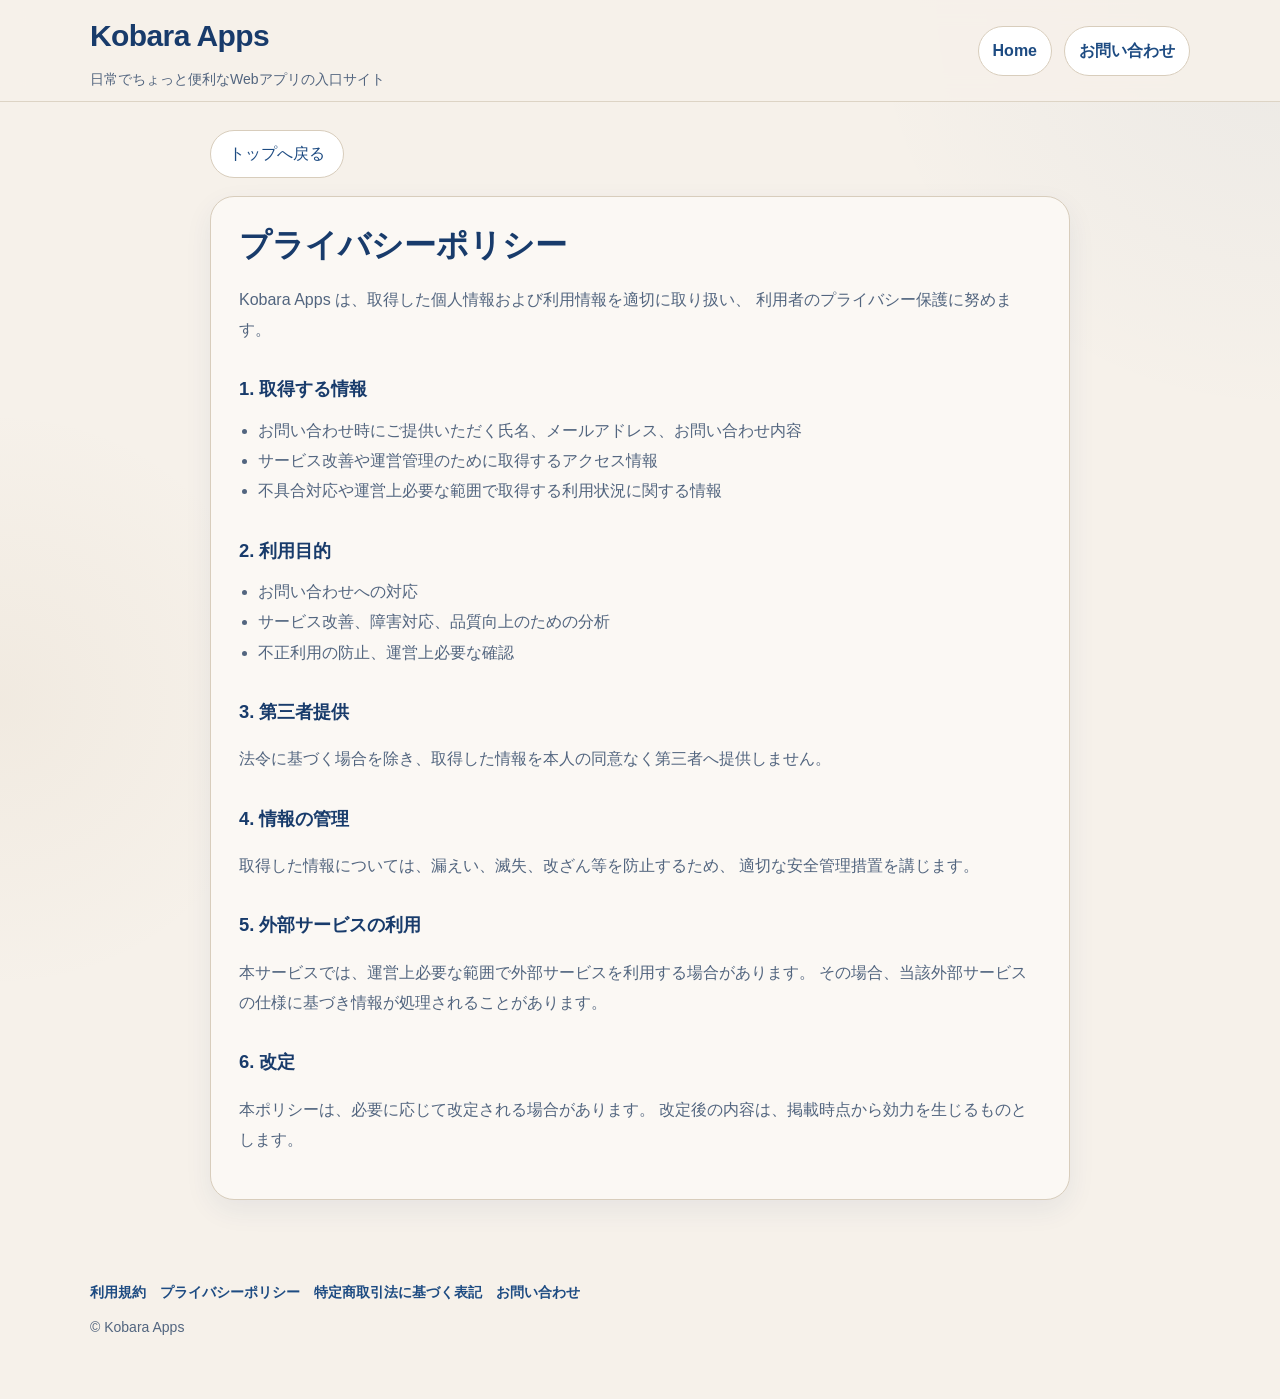
<file: privacy.html>
<!DOCTYPE html>
<html lang="ja">
<head>
  <meta charset="UTF-8">
  <meta name="viewport" content="width=device-width, initial-scale=1.0">

  <title>プライバシーポリシー｜Kobara Apps</title>
  <meta name="description" content="Kobara Apps のプライバシーポリシーです。">
  <link rel="canonical" href="https://apps.kobaracreative.com/privacy.html">

  <meta property="og:title" content="プライバシーポリシー｜Kobara Apps">
  <meta property="og:description" content="Kobara Apps のプライバシーポリシー">
  <meta property="og:type" content="website">
  <meta property="og:url" content="https://apps.kobaracreative.com/privacy.html">

  <link rel="stylesheet" href="assets/site.css">

  <style>
    .legal-wrap {
      max-width: 860px;
      margin: 0 auto;
    }

    .legal-card {
      background: var(--card);
      border: 1px solid var(--line);
      border-radius: var(--radius-lg);
      box-shadow: var(--shadow);
      padding: 28px;
    }

    .legal-card h1 {
      margin-top: 0;
      margin-bottom: 18px;
      font-size: 2rem;
      line-height: 1.3;
    }

    .legal-card h2 {
      margin-top: 28px;
      margin-bottom: 10px;
      font-size: 1.15rem;
      color: var(--text);
    }

    .legal-card p,
    .legal-card li {
      color: var(--sub);
      line-height: 1.9;
    }

    .legal-card ul {
      margin: 0;
      padding-left: 1.2em;
    }

    .legal-back {
      margin-bottom: 18px;
    }

    @media (max-width: 720px) {
      .legal-card {
        padding: 20px;
      }

      .legal-card h1 {
        font-size: 1.7rem;
      }
    }
  </style>
</head>

<body data-page="privacy.html">
  <div class="site-shell">
    <div id="site-header"></div>

    <main class="site-main">
      <div class="container">
        <div class="legal-wrap">
          <div class="legal-back">
            <a class="btn btn-secondary" href="index.html">トップへ戻る</a>
          </div>

          <article class="legal-card">
            <h1>プライバシーポリシー</h1>

            <p>
              Kobara Apps は、取得した個人情報および利用情報を適切に取り扱い、
              利用者のプライバシー保護に努めます。
            </p>

            <h2>1. 取得する情報</h2>
            <ul>
              <li>お問い合わせ時にご提供いただく氏名、メールアドレス、お問い合わせ内容</li>
              <li>サービス改善や運営管理のために取得するアクセス情報</li>
              <li>不具合対応や運営上必要な範囲で取得する利用状況に関する情報</li>
            </ul>

            <h2>2. 利用目的</h2>
            <ul>
              <li>お問い合わせへの対応</li>
              <li>サービス改善、障害対応、品質向上のための分析</li>
              <li>不正利用の防止、運営上必要な確認</li>
            </ul>

            <h2>3. 第三者提供</h2>
            <p>
              法令に基づく場合を除き、取得した情報を本人の同意なく第三者へ提供しません。
            </p>

            <h2>4. 情報の管理</h2>
            <p>
              取得した情報については、漏えい、滅失、改ざん等を防止するため、
              適切な安全管理措置を講じます。
            </p>

            <h2>5. 外部サービスの利用</h2>
            <p>
              本サービスでは、運営上必要な範囲で外部サービスを利用する場合があります。
              その場合、当該外部サービスの仕様に基づき情報が処理されることがあります。
            </p>

            <h2>6. 改定</h2>
            <p>
              本ポリシーは、必要に応じて改定される場合があります。
              改定後の内容は、掲載時点から効力を生じるものとします。
            </p>
          </article>
        </div>
      </div>
    </main>

    <div id="site-footer"></div>
  </div>

  <script src="assets/layout.js"></script>
</body>
</html>
</file>
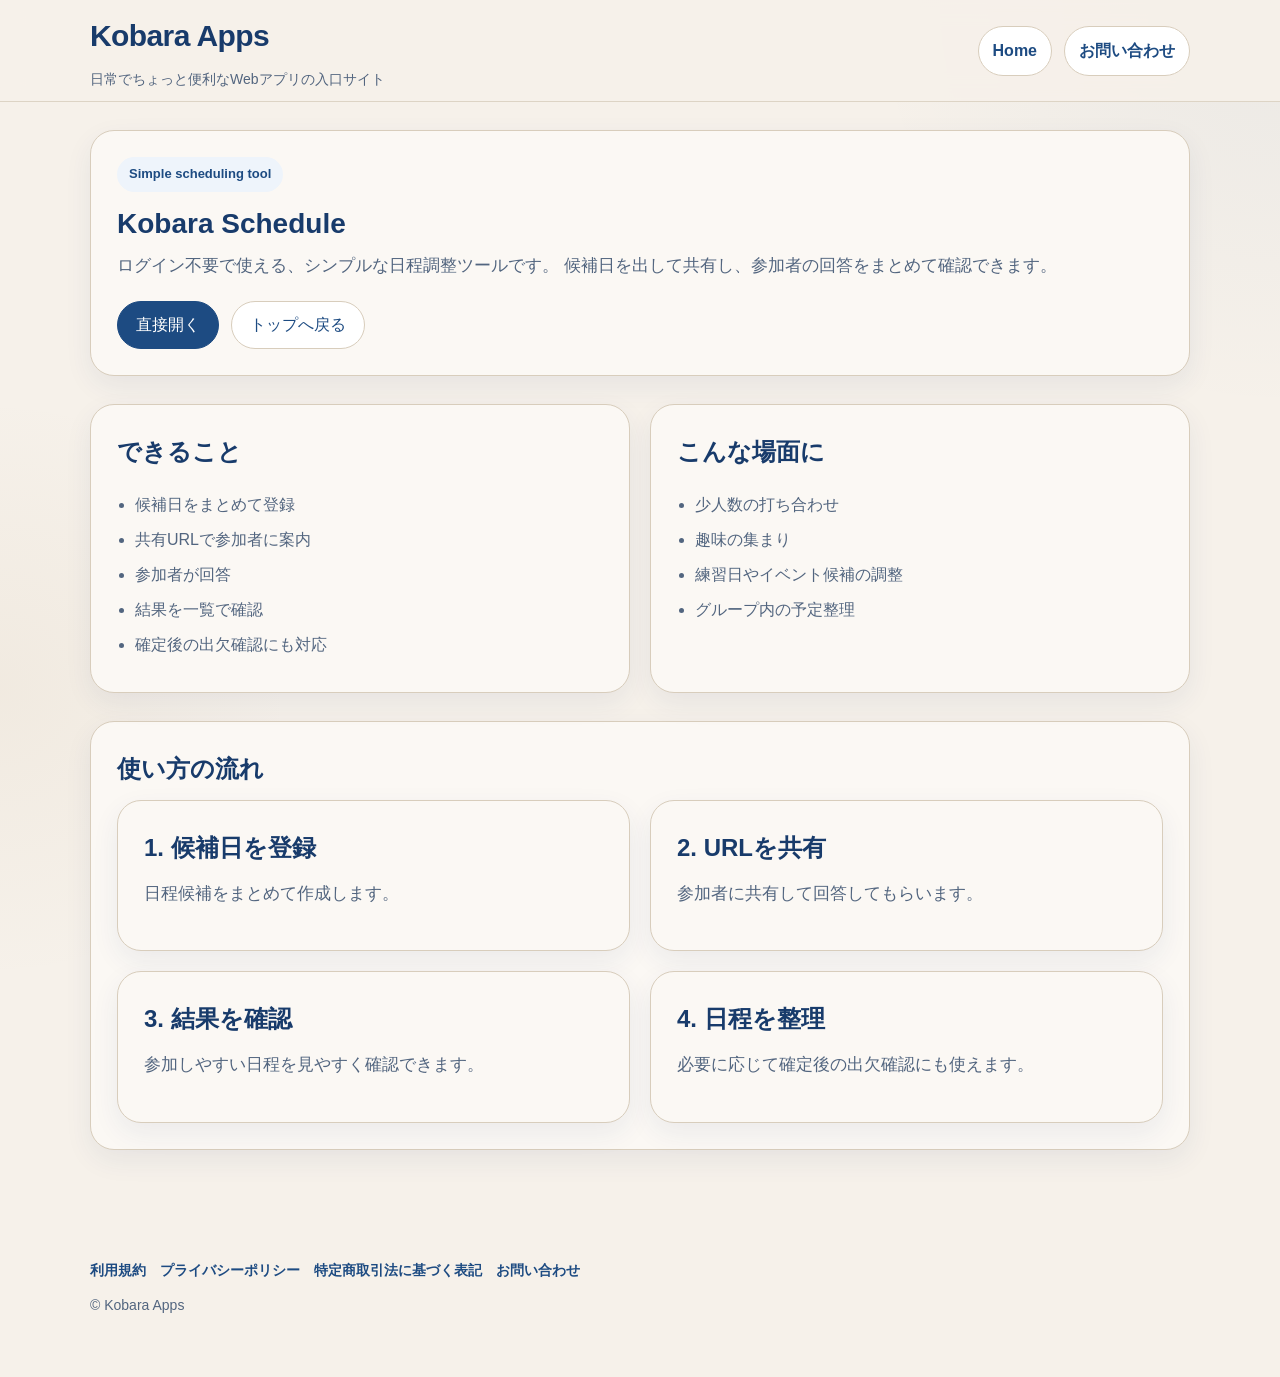
<file: schedule.html>
<!DOCTYPE html>
<html lang="ja">
<head>
  <meta charset="UTF-8">
  <meta name="viewport" content="width=device-width, initial-scale=1.0">

  <title>Kobara Schedule｜ログイン不要の日程調整ツール</title>
  <meta name="description" content="ログイン不要で使える日程調整ツール。候補日を作成し、参加者が回答して、予定を見やすく整理できます。">
  <link rel="canonical" href="https://apps.kobaracreative.com/schedule.html">

  <meta property="og:title" content="Kobara Schedule｜ログイン不要の日程調整ツール">
  <meta property="og:description" content="候補日を共有して、参加者の回答をまとめて確認できるシンプルな日程調整ツール">
  <meta property="og:type" content="website">
  <meta property="og:url" content="https://apps.kobaracreative.com/schedule.html">

  <link rel="stylesheet" href="assets/site.css">
</head>

<body data-page="schedule.html">
  <div class="site-shell">
    <div id="site-header"></div>

    <main class="site-main">
      <div class="container">

        <section class="section">
          <div class="hero-main">
            <span class="eyebrow">Simple scheduling tool</span>
            <h1 class="section-title">Kobara Schedule</h1>
            <p class="section-lead">
              ログイン不要で使える、シンプルな日程調整ツールです。
              候補日を出して共有し、参加者の回答をまとめて確認できます。
            </p>

            <div class="hero-actions">
              <a class="btn btn-primary" href="https://schedule-engine-kobarabara-412f5655eb4f.herokuapp.com/scheduler/">直接開く</a>
              <a class="btn btn-secondary" href="index.html">トップへ戻る</a>
            </div>
          </div>
        </section>

        <section class="section">
          <div class="apps-grid">
            <article class="app-card">
              <h2>できること</h2>
              <ul class="app-points">
                <li>候補日をまとめて登録</li>
                <li>共有URLで参加者に案内</li>
                <li>参加者が回答</li>
                <li>結果を一覧で確認</li>
                <li>確定後の出欠確認にも対応</li>
              </ul>
            </article>

            <article class="app-card">
              <h2>こんな場面に</h2>
              <ul class="app-points">
                <li>少人数の打ち合わせ</li>
                <li>趣味の集まり</li>
                <li>練習日やイベント候補の調整</li>
                <li>グループ内の予定整理</li>
              </ul>
            </article>
          </div>
        </section>

        <section class="section">
          <article class="info-card">
            <h2>使い方の流れ</h2>

            <div class="apps-grid">
              <article class="app-card">
                <h3>1. 候補日を登録</h3>
                <p>日程候補をまとめて作成します。</p>
              </article>

              <article class="app-card">
                <h3>2. URLを共有</h3>
                <p>参加者に共有して回答してもらいます。</p>
              </article>

              <article class="app-card">
                <h3>3. 結果を確認</h3>
                <p>参加しやすい日程を見やすく確認できます。</p>
              </article>

              <article class="app-card">
                <h3>4. 日程を整理</h3>
                <p>必要に応じて確定後の出欠確認にも使えます。</p>
              </article>
            </div>
          </article>
        </section>

      </div>
    </main>

    <div id="site-footer"></div>
  </div>

  <script src="assets/layout.js"></script>
</body>
</html>
</file>
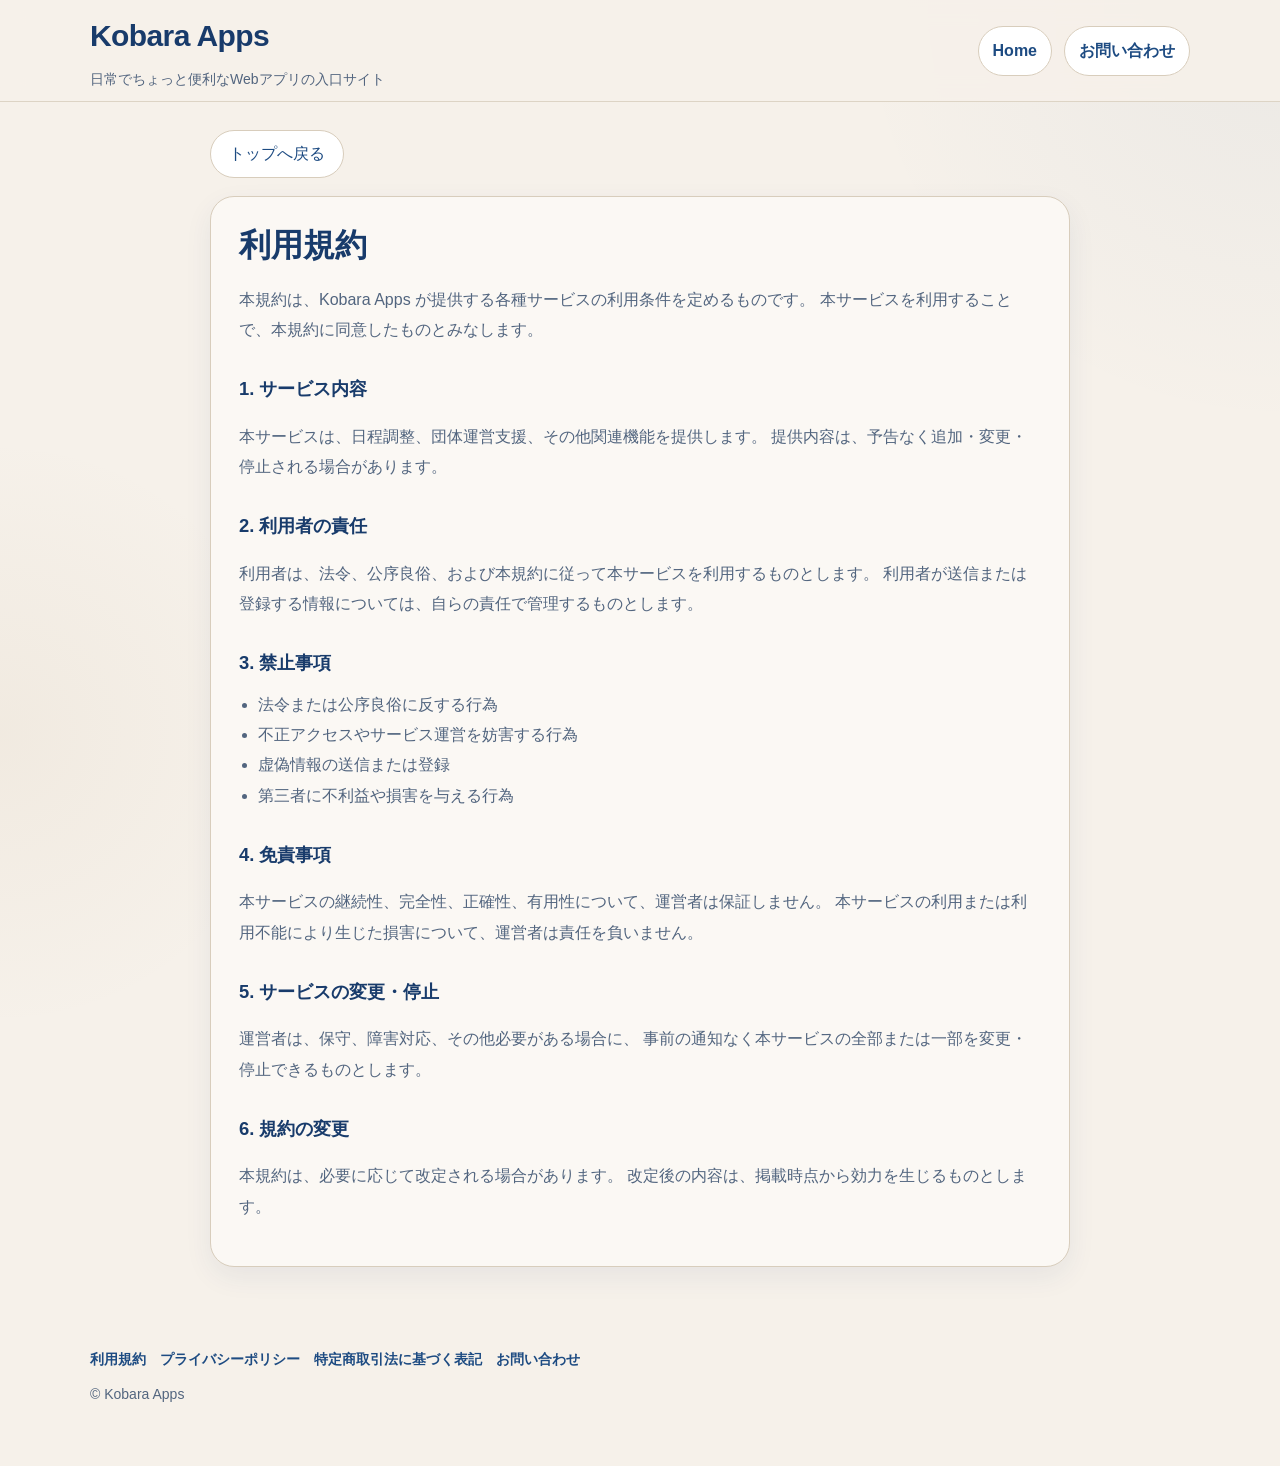
<file: terms.html>
<!DOCTYPE html>
<html lang="ja">
<head>
  <meta charset="UTF-8">
  <meta name="viewport" content="width=device-width, initial-scale=1.0">

  <title>利用規約｜Kobara Apps</title>
  <meta name="description" content="Kobara Apps の利用規約です。">
  <link rel="canonical" href="https://apps.kobaracreative.com/terms.html">

  <meta property="og:title" content="利用規約｜Kobara Apps">
  <meta property="og:description" content="Kobara Apps の利用規約">
  <meta property="og:type" content="website">
  <meta property="og:url" content="https://apps.kobaracreative.com/terms.html">

  <link rel="stylesheet" href="assets/site.css">

  <style>
    .legal-wrap {
      max-width: 860px;
      margin: 0 auto;
    }

    .legal-card {
      background: var(--card);
      border: 1px solid var(--line);
      border-radius: var(--radius-lg);
      box-shadow: var(--shadow);
      padding: 28px;
    }

    .legal-card h1 {
      margin-top: 0;
      margin-bottom: 18px;
      font-size: 2rem;
      line-height: 1.3;
    }

    .legal-card h2 {
      margin-top: 28px;
      margin-bottom: 10px;
      font-size: 1.15rem;
      color: var(--text);
    }

    .legal-card p,
    .legal-card li {
      color: var(--sub);
      line-height: 1.9;
    }

    .legal-card ul {
      margin: 0;
      padding-left: 1.2em;
    }

    .legal-back {
      margin-bottom: 18px;
    }

    @media (max-width: 720px) {
      .legal-card {
        padding: 20px;
      }

      .legal-card h1 {
        font-size: 1.7rem;
      }
    }
  </style>
</head>

<body data-page="terms.html">
  <div class="site-shell">
    <div id="site-header"></div>

    <main class="site-main">
      <div class="container">
        <div class="legal-wrap">
          <div class="legal-back">
            <a class="btn btn-secondary" href="index.html">トップへ戻る</a>
          </div>

          <article class="legal-card">
            <h1>利用規約</h1>

            <p>
              本規約は、Kobara Apps が提供する各種サービスの利用条件を定めるものです。
              本サービスを利用することで、本規約に同意したものとみなします。
            </p>

            <h2>1. サービス内容</h2>
            <p>
              本サービスは、日程調整、団体運営支援、その他関連機能を提供します。
              提供内容は、予告なく追加・変更・停止される場合があります。
            </p>

            <h2>2. 利用者の責任</h2>
            <p>
              利用者は、法令、公序良俗、および本規約に従って本サービスを利用するものとします。
              利用者が送信または登録する情報については、自らの責任で管理するものとします。
            </p>

            <h2>3. 禁止事項</h2>
            <ul>
              <li>法令または公序良俗に反する行為</li>
              <li>不正アクセスやサービス運営を妨害する行為</li>
              <li>虚偽情報の送信または登録</li>
              <li>第三者に不利益や損害を与える行為</li>
            </ul>

            <h2>4. 免責事項</h2>
            <p>
              本サービスの継続性、完全性、正確性、有用性について、運営者は保証しません。
              本サービスの利用または利用不能により生じた損害について、運営者は責任を負いません。
            </p>

            <h2>5. サービスの変更・停止</h2>
            <p>
              運営者は、保守、障害対応、その他必要がある場合に、
              事前の通知なく本サービスの全部または一部を変更・停止できるものとします。
            </p>

            <h2>6. 規約の変更</h2>
            <p>
              本規約は、必要に応じて改定される場合があります。
              改定後の内容は、掲載時点から効力を生じるものとします。
            </p>
          </article>
        </div>
      </div>
    </main>

    <div id="site-footer"></div>
  </div>

  <script src="assets/layout.js"></script>
</body>
</html>
</file>
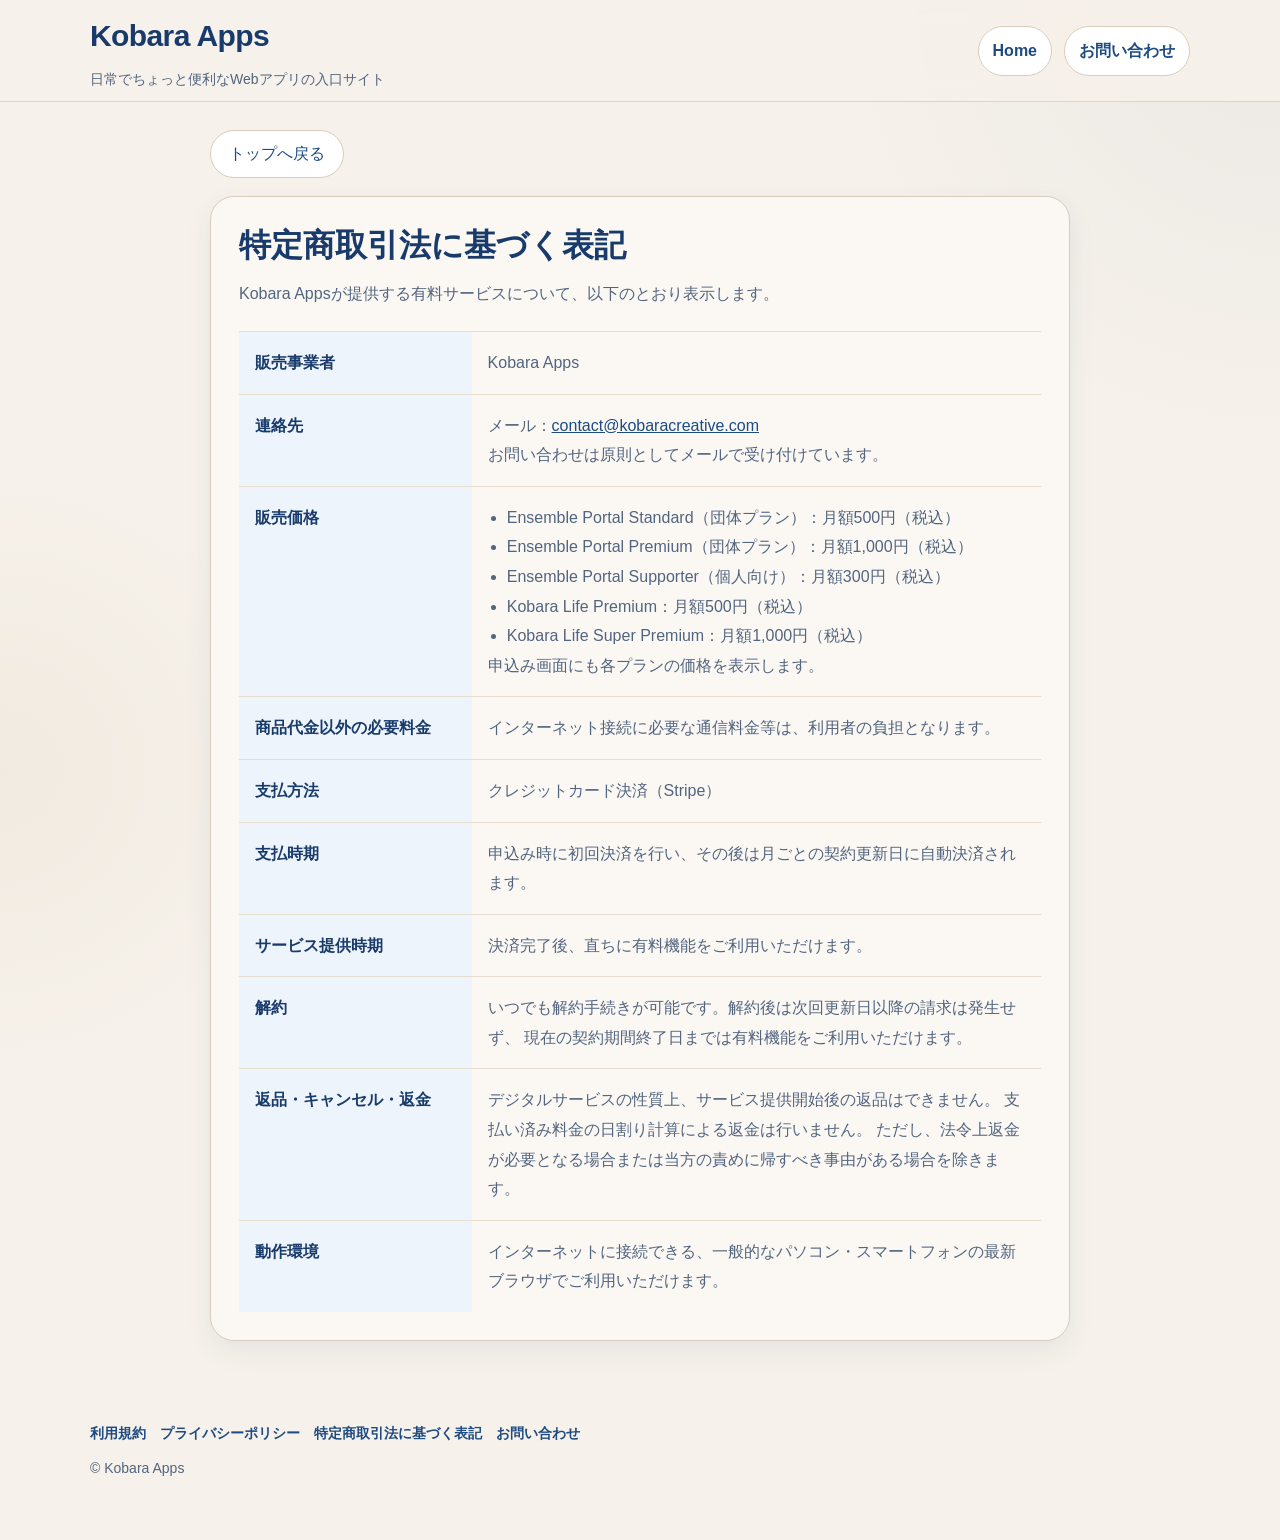
<file: tokushoho.html>
<!DOCTYPE html>
<html lang="ja">
<head>
  <meta charset="UTF-8">
  <meta name="viewport" content="width=device-width, initial-scale=1.0">

  <title>特定商取引法に基づく表記｜Kobara Apps</title>
  <meta name="description" content="Kobara Appsの有料サービスに関する特定商取引法に基づく表記です。">
  <link rel="canonical" href="https://apps.kobaracreative.com/tokushoho.html">

  <meta property="og:title" content="特定商取引法に基づく表記｜Kobara Apps">
  <meta property="og:description" content="Kobara Appsの有料サービスに関する特定商取引法に基づく表記">
  <meta property="og:type" content="website">
  <meta property="og:url" content="https://apps.kobaracreative.com/tokushoho.html">

  <link rel="stylesheet" href="assets/site.css">

  <style>
    .legal-wrap {
      max-width: 860px;
      margin: 0 auto;
    }

    .legal-card {
      background: var(--card);
      border: 1px solid var(--line);
      border-radius: var(--radius-lg);
      box-shadow: var(--shadow);
      padding: 28px;
    }

    .legal-card h1 {
      margin-top: 0;
      margin-bottom: 12px;
      font-size: 2rem;
      line-height: 1.3;
    }

    .legal-note {
      margin: 0 0 22px;
      color: var(--sub);
      line-height: 1.9;
    }

    .legal-table {
      width: 100%;
      border-collapse: collapse;
      table-layout: fixed;
    }

    .legal-table th,
    .legal-table td {
      border-top: 1px solid var(--line-soft);
      padding: 16px;
      text-align: left;
      vertical-align: top;
      line-height: 1.85;
      overflow-wrap: anywhere;
    }

    .legal-table th {
      width: 29%;
      color: var(--text);
      background: var(--accent-soft);
    }

    .legal-table td {
      color: var(--sub);
    }

    .legal-table ul {
      margin: 0;
      padding-left: 1.2em;
    }

    .legal-table a {
      color: var(--accent);
    }

    .legal-back {
      margin-bottom: 18px;
    }

    @media (max-width: 720px) {
      .legal-card {
        padding: 20px;
      }

      .legal-card h1 {
        font-size: 1.7rem;
      }

      .legal-table,
      .legal-table tbody,
      .legal-table tr,
      .legal-table th,
      .legal-table td {
        display: block;
        width: 100%;
      }

      .legal-table tr {
        border-top: 1px solid var(--line-soft);
      }

      .legal-table th,
      .legal-table td {
        border-top: 0;
        padding: 12px 14px;
      }
    }
  </style>
</head>

<body data-page="tokushoho.html">
  <div class="site-shell">
    <div id="site-header"></div>

    <main class="site-main">
      <div class="container">
        <div class="legal-wrap">
          <div class="legal-back">
            <a class="btn btn-secondary" href="index.html">トップへ戻る</a>
          </div>

          <article class="legal-card">
            <h1>特定商取引法に基づく表記</h1>
            <p class="legal-note">Kobara Appsが提供する有料サービスについて、以下のとおり表示します。</p>

            <table class="legal-table">
              <tbody>
                <tr>
                  <th scope="row">販売事業者</th>
                  <td>Kobara Apps</td>
                </tr>
                <tr>
                  <th scope="row">連絡先</th>
                  <td>
                    メール：<a href="mailto:contact@kobaracreative.com">contact@kobaracreative.com</a><br>
                    お問い合わせは原則としてメールで受け付けています。
                  </td>
                </tr>
                <tr>
                  <th scope="row">販売価格</th>
                  <td>
                    <ul>
                      <li>Ensemble Portal Standard（団体プラン）：月額500円（税込）</li>
                      <li>Ensemble Portal Premium（団体プラン）：月額1,000円（税込）</li>
                      <li>Ensemble Portal Supporter（個人向け）：月額300円（税込）</li>
                      <li>Kobara Life Premium：月額500円（税込）</li>
                      <li>Kobara Life Super Premium：月額1,000円（税込）</li>
                    </ul>
                    申込み画面にも各プランの価格を表示します。
                  </td>
                </tr>
                <tr>
                  <th scope="row">商品代金以外の必要料金</th>
                  <td>インターネット接続に必要な通信料金等は、利用者の負担となります。</td>
                </tr>
                <tr>
                  <th scope="row">支払方法</th>
                  <td>クレジットカード決済（Stripe）</td>
                </tr>
                <tr>
                  <th scope="row">支払時期</th>
                  <td>申込み時に初回決済を行い、その後は月ごとの契約更新日に自動決済されます。</td>
                </tr>
                <tr>
                  <th scope="row">サービス提供時期</th>
                  <td>決済完了後、直ちに有料機能をご利用いただけます。</td>
                </tr>
                <tr>
                  <th scope="row">解約</th>
                  <td>
                    いつでも解約手続きが可能です。解約後は次回更新日以降の請求は発生せず、
                    現在の契約期間終了日までは有料機能をご利用いただけます。
                  </td>
                </tr>
                <tr>
                  <th scope="row">返品・キャンセル・返金</th>
                  <td>
                    デジタルサービスの性質上、サービス提供開始後の返品はできません。
                    支払い済み料金の日割り計算による返金は行いません。
                    ただし、法令上返金が必要となる場合または当方の責めに帰すべき事由がある場合を除きます。
                  </td>
                </tr>
                <tr>
                  <th scope="row">動作環境</th>
                  <td>インターネットに接続できる、一般的なパソコン・スマートフォンの最新ブラウザでご利用いただけます。</td>
                </tr>
              </tbody>
            </table>
          </article>
        </div>
      </div>
    </main>

    <div id="site-footer"></div>
  </div>

  <script src="assets/layout.js"></script>
</body>
</html>
</file>
<file: assets/site.css>
:root {
  --bg: #f6f1ea;
  --bg-2: #fcfaf7;
  --card: #fbf8f4;
  --line: #d8cdbc;
  --line-soft: #e8ded0;
  --text: #183b6b;
  --sub: #52657f;
  --accent: #1d4b82;
  --accent-dark: #163a65;
  --accent-soft: #eef4fb;
  --ad-bg: #f8f4ee;
  --hero-side-bg: #f7f1e9;
  --success-bg: #eef8f1;
  --success-text: #1f6b3a;
  --success-line: #b9dfc4;
  --error-bg: #fff2f2;
  --error-text: #a33a3a;
  --error-line: #efc5c5;
  --shadow: 0 10px 28px rgba(24, 59, 107, 0.07);
  --radius-lg: 24px;
  --radius-md: 18px;
  --radius-sm: 14px;
  --container: 1100px;
}

* {
  box-sizing: border-box;
}

html {
  scroll-behavior: smooth;
}

body {
  margin: 0;
  font-family: -apple-system, BlinkMacSystemFont, "Segoe UI", "Hiragino Sans", "Yu Gothic UI", sans-serif;
  background:
    radial-gradient(circle at top right, rgba(29, 75, 130, 0.05), transparent 22%),
    radial-gradient(circle at left center, rgba(157, 122, 69, 0.06), transparent 20%),
    var(--bg);
  color: var(--text);
  line-height: 1.75;
}

a {
  color: inherit;
}

img {
  max-width: 100%;
  display: block;
}

.site-shell {
  min-height: 100vh;
}

.container {
  width: min(calc(100% - 32px), var(--container));
  margin: 0 auto;
}

.site-header {
  position: sticky;
  top: 0;
  z-index: 30;
  backdrop-filter: blur(12px);
  background: rgba(246, 241, 234, 0.88);
  border-bottom: 1px solid rgba(216, 205, 188, 0.8);
}

.topbar {
  display: flex;
  justify-content: space-between;
  align-items: center;
  gap: 18px;
  flex-wrap: wrap;
  min-height: 78px;
  padding: 10px 0;
}

.brand-wrap {
  text-decoration: none;
}

.brand {
  font-size: 30px;
  font-weight: 800;
  letter-spacing: -0.02em;
  color: var(--text);
}

.brand-sub {
  font-size: 14px;
  color: var(--sub);
  margin-top: 4px;
}

.site-nav {
  display: flex;
  gap: 12px;
  flex-wrap: wrap;
}

.site-nav a {
  text-decoration: none;
  font-weight: 700;
  color: var(--accent);
  padding: 10px 14px;
  border-radius: 999px;
  background: #fff;
  border: 1px solid var(--line);
  transition: 0.18s ease;
}

.site-nav a:hover {
  background: var(--accent-soft);
}

.site-main {
  padding: 28px 0 50px;
}

.section {
  margin: 0 0 28px;
}

.hero {
  display: grid;
  grid-template-columns: minmax(0, 1.15fr) minmax(300px, 0.85fr);
  gap: 24px;
  align-items: stretch;
}

.hero-main,
.hero-side,
.app-card,
.info-card,
.site-side-placeholder,
.site-footer-placeholder,
.site-ad-card {
  background: var(--card);
  border: 1px solid var(--line);
  border-radius: var(--radius-lg);
  box-shadow: var(--shadow);
}

.hero-main,
.hero-side,
.app-card,
.info-card {
  padding: 26px;
}

.hero-side {
  background: linear-gradient(180deg, var(--hero-side-bg) 0%, #fbf8f4 100%);
}

.eyebrow {
  display: inline-block;
  font-size: 13px;
  font-weight: 800;
  color: var(--accent);
  background: var(--accent-soft);
  border-radius: 999px;
  padding: 6px 12px;
  margin-bottom: 14px;
}

.hero h1,
.section-title {
  margin: 0 0 10px;
  font-size: 28px;
  line-height: 1.25;
}

.hero p,
.section-lead,
.info-card p,
.app-card p {
  margin: 0 0 16px;
  color: var(--sub);
  font-size: 17px;
}

.hero-actions,
.card-actions,
.info-links {
  display: flex;
  gap: 12px;
  flex-wrap: wrap;
  margin-top: 20px;
}

.btn {
  display: inline-flex;
  align-items: center;
  justify-content: center;
  min-height: 48px;
  padding: 0 18px;
  border-radius: 999px;
  text-decoration: none;
  font-weight: 800;
  border: 1px solid var(--line);
  cursor: pointer;
  transition: 0.18s ease;
  font: inherit;
}

.btn-primary {
  background: var(--accent);
  color: #fff;
  border-color: var(--accent);
}

.btn-primary:hover {
  background: var(--accent-dark);
  border-color: var(--accent-dark);
}

.btn-secondary {
  background: #fff;
  color: var(--accent);
}

.btn-secondary:hover {
  background: var(--accent-soft);
}

.mini-points,
.hero-side-list,
.app-points {
  margin: 18px 0 0;
  color: var(--sub);
}

.mini-points {
  padding: 0;
  list-style: none;
  font-size: 15px;
}

.mini-points li {
  margin-bottom: 8px;
}

.hero-side-badge {
  display: inline-block;
  padding: 5px 11px;
  border-radius: 999px;
  background: #fff;
  border: 1px solid var(--line);
  font-size: 12px;
  font-weight: 800;
  color: var(--sub);
  margin-bottom: 12px;
}

.hero-side h2 {
  margin: 0 0 10px;
  font-size: 24px;
}

.hero-side-list {
  padding-left: 18px;
}

.hero-side-list li {
  margin-bottom: 8px;
}

.hero-side-text {
  color: var(--sub);
  margin: 16px 0 0;
}

.apps-grid,
.info-grid {
  display: grid;
  gap: 20px;
}

.apps-grid {
  grid-template-columns: repeat(2, 1fr);
}

.info-grid {
  grid-template-columns: 1.05fr 0.95fr;
}

.app-card h2,
.app-card h3,
.info-card h2,
.info-card h3 {
  margin: 0 0 10px;
  font-size: 24px;
}

.app-points {
  padding-left: 18px;
}

.app-points li {
  margin-bottom: 7px;
}

/* 入口広告レイアウト */
.site-main-with-side {
  display: grid;
  grid-template-columns: minmax(0, 1fr) 30%;
  gap: 22px;
  align-items: start;
}

.main-column {
  min-width: 0;
}

.site-side-column {
  min-width: 0;
  align-self: start;
}

.site-side-ad-wrap {
  display: grid;
  gap: 16px;
  position: sticky;
  top: 96px;
}

.site-side-placeholder,
.site-footer-placeholder {
  padding: 18px;
}

.site-side-placeholder__body,
.site-footer-placeholder__body {
  margin-top: 10px;
  color: var(--sub);
  font-weight: 700;
  line-height: 1.7;
}

.site-footer-ads {
  display: grid;
  gap: 18px;
}

.site-footer-ads__large,
.site-footer-ads__medium {
  display: grid;
  gap: 18px;
}

.site-footer-ads__medium {
  grid-template-columns: repeat(2, 1fr);
}

.ad-slot-label {
  display: inline-block;
  font-size: 12px;
  font-weight: 800;
  color: var(--sub);
  background: #fff;
  border: 1px solid var(--line);
  border-radius: 999px;
  padding: 4px 10px;
}

.site-ad-card {
  display: block;
  text-decoration: none;
  color: inherit;
  overflow: hidden;
}

.site-ad-card__media {
  background: #fff;
  border-bottom: 1px solid var(--line-soft);
  display: flex;
  align-items: center;
  justify-content: center;
  overflow: hidden;
}

.site-ad-card__media img {
  width: 100%;
  height: auto;
  object-fit: contain;
  display: block;
}

.site-ad-card__body {
  padding: 14px 16px 16px;
}

.site-ad-card__title {
  font-size: 20px;
  font-weight: 800;
  line-height: 1.4;
  margin-bottom: 8px;
  color: var(--text);
}

.site-ad-card__text {
  font-size: 14px;
  line-height: 1.7;
  color: var(--sub);
}

.site-ad-placeholder {
  padding: 18px;
  color: var(--sub);
  font-weight: 700;
}

.site-ad-card.is-side .site-ad-card__media,
.site-ad-card.is-footer-50 .site-ad-card__media,
.site-ad-card.is-footer-100 .site-ad-card__media {
  min-height: 0;
  aspect-ratio: auto;
}

.site-ad-card.is-side .site-ad-card__media img,
.site-ad-card.is-footer-50 .site-ad-card__media img,
.site-ad-card.is-footer-100 .site-ad-card__media img {
  width: 100%;
  height: auto;
  object-fit: contain;
}

.site-ad-card.is-footer-100 {
  display: grid;
  grid-template-columns: minmax(280px, 38%) minmax(0, 1fr);
}

.site-ad-card.is-footer-100 .site-ad-card__body {
  padding: 18px 20px;
}

/* フォーム */
.contact-form {
  margin-top: 18px;
}

.form-group {
  margin-bottom: 18px;
}

label {
  display: block;
  margin-bottom: 8px;
  font-weight: 700;
  color: var(--text);
}

input,
select,
textarea {
  width: 100%;
  box-sizing: border-box;
  border: 1px solid #cdbfaa;
  border-radius: 14px;
  padding: 12px 14px;
  font-size: 16px;
  background: #fff;
  color: var(--text);
  font: inherit;
}

textarea {
  min-height: 180px;
  resize: vertical;
}

.form-status {
  display: none;
  margin-bottom: 18px;
  padding: 12px 14px;
  border-radius: 14px;
  font-size: 15px;
  font-weight: 700;
}

.form-status.is-success {
  display: block;
  background: var(--success-bg);
  color: var(--success-text);
  border: 1px solid var(--success-line);
}

.form-status.is-error {
  display: block;
  background: var(--error-bg);
  color: var(--error-text);
  border: 1px solid var(--error-line);
}

/* フッター */
.site-footer {
  padding: 30px 0 60px;
  color: var(--sub);
  font-size: 14px;
}

.footer-links {
  display: flex;
  gap: 14px;
  flex-wrap: wrap;
  margin-bottom: 10px;
}

.footer-links a {
  color: var(--accent);
  text-decoration: none;
  font-weight: 700;
}

@media (max-width: 980px) {
  .hero,
  .apps-grid,
  .info-grid,
  .site-main-with-side,
  .site-footer-ads__medium {
    grid-template-columns: 1fr;
  }

  .site-side-column {
    display: none;
  }

  .site-ad-card.is-footer-100 {
    grid-template-columns: 1fr;
  }

  .site-ad-card.is-footer-100 .site-ad-card__media {
    border-right: none;
    border-bottom: 1px solid var(--line-soft);
    min-height: 0;
    aspect-ratio: auto;
  }
}

@media (max-width: 720px) {
  .site-header {
    position: static;
  }

  .brand {
    font-size: 26px;
  }

  .hero-main,
  .hero-side,
  .app-card,
  .info-card,
  .site-side-placeholder,
  .site-footer-placeholder {
    padding: 20px;
  }

  .section-title {
    font-size: 24px;
  }

  .hero p,
  .section-lead,
  .info-card p,
  .app-card p {
    font-size: 16px;
  }

  .site-ad-card__body {
    padding: 14px;
  }
}
</file>
